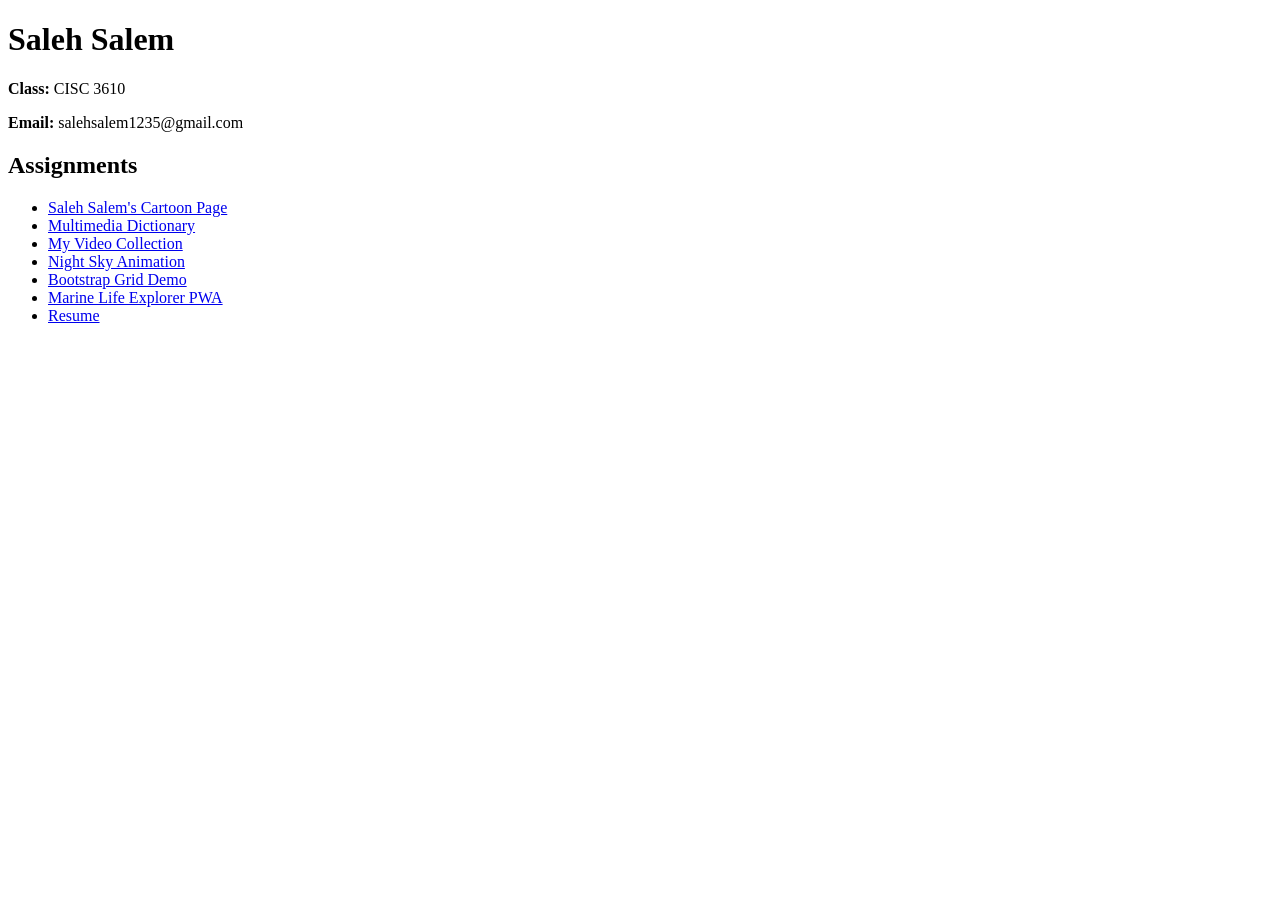
<file: index.html>
<!DOCTYPE html>
<html lang="en">
<head>
  <meta charset="UTF-8">
  <title>My Portfolio</title>
</head>
<body>

  <h1>Saleh Salem</h1>
  <p><strong>Class:</strong> CISC 3610 </p>
  <p><strong>Email:</strong> salehsalem1235@gmail.com</p>

  <h2>Assignments</h2>
  <ul>
    <li><a href="assignments/cartoon.html">Saleh Salem's Cartoon Page</a></li>
    <li><a href="assignments/dictionary.html">Multimedia Dictionary</a></li>
    <li><a href="assignments/videos.html">My Video Collection</a></li>
    <li><a href="assignments/animation.html">Night Sky Animation</a></li>
    <li><a href="assignments/bootstrap.html">Bootstrap Grid Demo</a></li>
    <li><a href="assignments/marinelearnpwa.html">Marine Life Explorer PWA</a></li>
    <li><a href="assignments/resume.html">Resume</a></li>
  </ul>


</body>
</html>
</file>
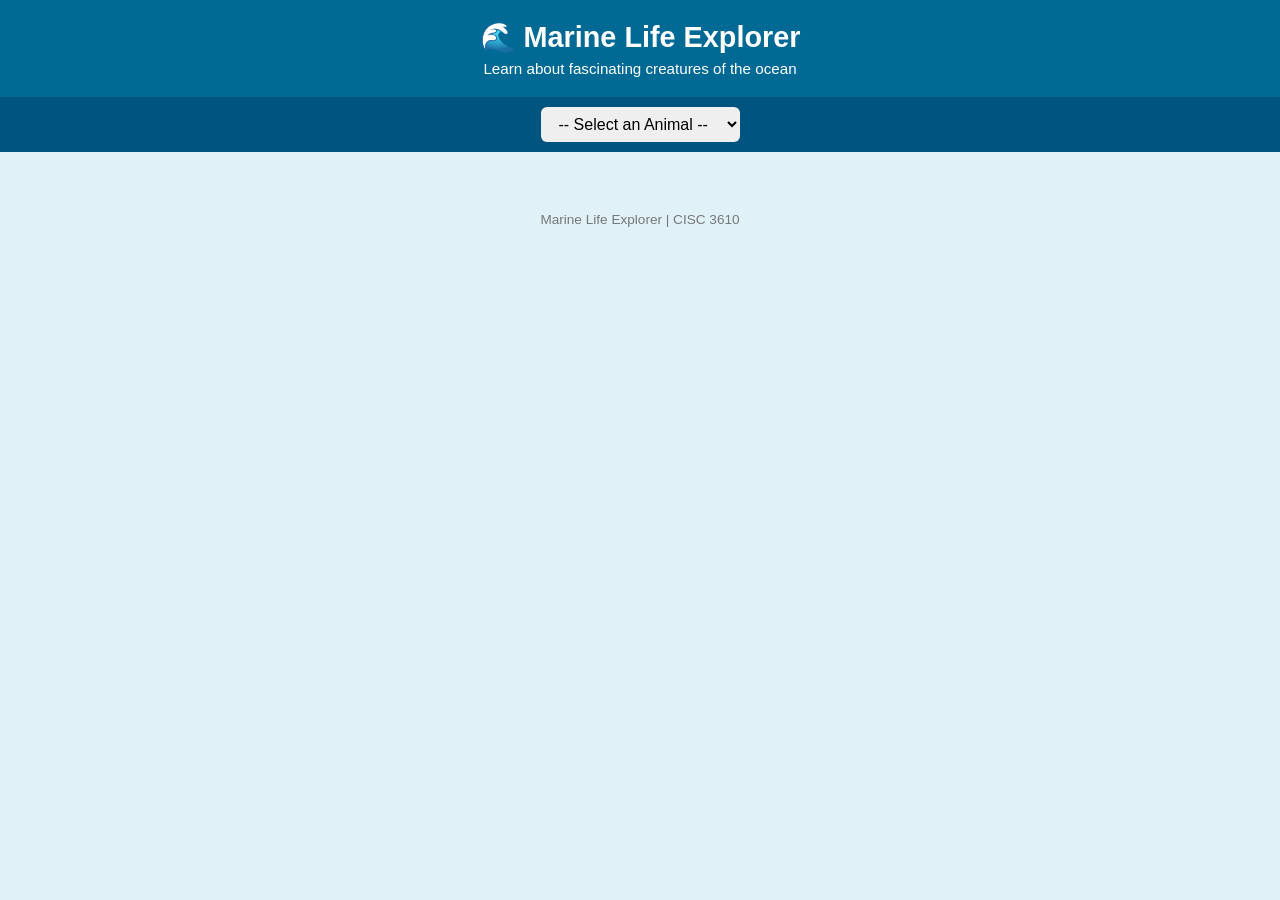
<file: assignments/marinelearnpwa/index.html>
<!DOCTYPE html>
<html lang="en">
<head>
  <meta charset="UTF-8" />
  <meta name="viewport" content="width=device-width, initial-scale=1.0" />
  <title>Marine Life Explorer</title>
  <link rel="stylesheet" href="style.css" />
  <link rel="manifest" href="manifest.json" />
</head>
<body>

  <header>
    <h1>🌊 Marine Life Explorer</h1>
    <p>Learn about fascinating creatures of the ocean</p>
  </header>

  <nav>
    <select id="animalSelect">
      <option value="">-- Select an Animal --</option>
    </select>
  </nav>

  <main>
    <div class="card" id="card" style="display:none;">
    </div>
  </main>

  <footer>
    <p>Marine Life Explorer | CISC 3610</p>
  </footer>

  <script src="app.js"></script>

</body>
</html>
</file>
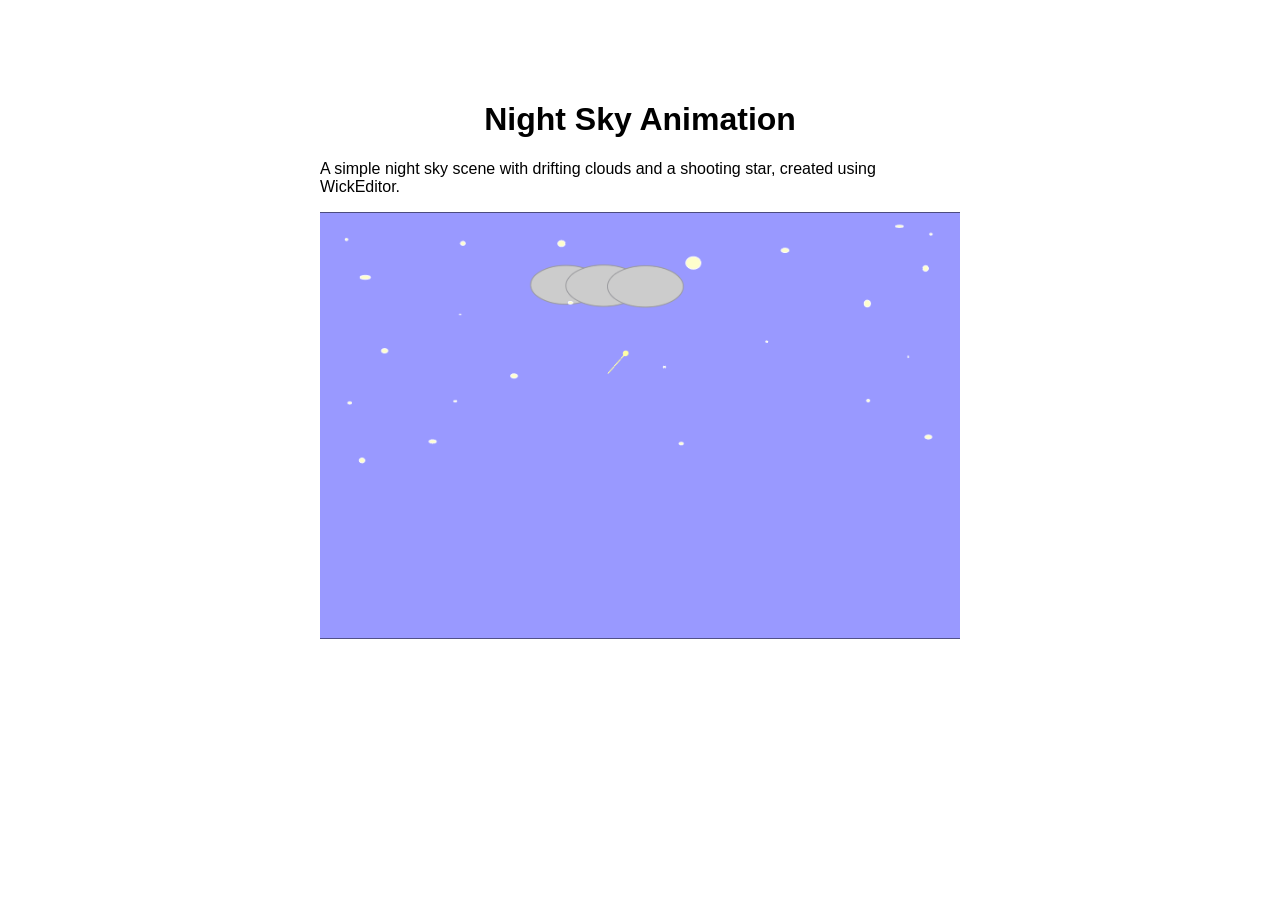
<file: assignments/animation.html>
<!DOCTYPE html>
<html lang="en">
<head>
  <meta charset="UTF-8" />
  <title>Night Sky Animation</title>
  <style>
    body {
      font-family: Arial, sans-serif;
      max-width: 640px;
      margin: 60px auto;
      padding: 20px;
    }
    h1 {
      text-align: center;
    }
  </style>
</head>
<body>
  <h1>Night Sky Animation</h1>
  <p>A simple night sky scene with drifting clouds and a shooting star, created using WickEditor.</p>
  <img src="nightsky.gif" alt="Night Sky Animation" style="width:100%;">
</body>
</html>
</file>
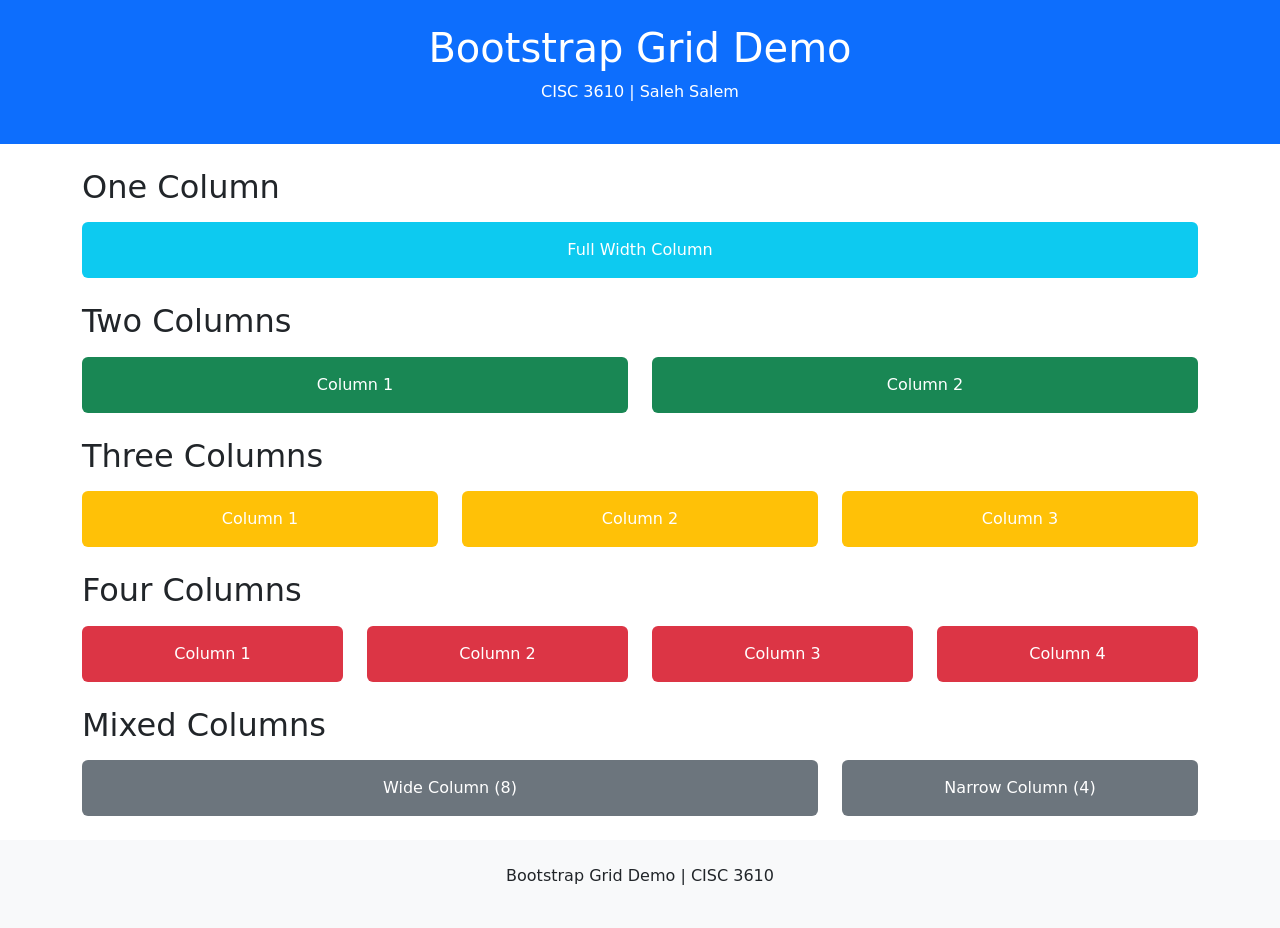
<file: assignments/bootstrap.html>
<!DOCTYPE html>
<html lang="en">
<head>
  <meta charset="UTF-8" />
  <meta name="viewport" content="width=device-width, initial-scale=1.0" />
  <title>Bootstrap Grid Demo</title>
  <link href="https://cdn.jsdelivr.net/npm/bootstrap@5.3.0/dist/css/bootstrap.min.css" rel="stylesheet" />
</head>
<body>

  <!-- HEADER -->
  <div class="bg-primary text-white text-center p-4 mb-4">
    <h1>Bootstrap Grid Demo</h1>
    <p>CISC 3610 | Saleh Salem</p>
  </div>

  <div class="container">

    <!-- ONE COLUMN -->
    <h2 class="mb-3">One Column</h2>
    <div class="row mb-4">
      <div class="col">
        <div class="bg-info text-white text-center p-3 rounded">Full Width Column</div>
      </div>
    </div>

    <!-- TWO COLUMNS -->
    <h2 class="mb-3">Two Columns</h2>
    <div class="row mb-4">
      <div class="col-6">
        <div class="bg-success text-white text-center p-3 rounded">Column 1</div>
      </div>
      <div class="col-6">
        <div class="bg-success text-white text-center p-3 rounded">Column 2</div>
      </div>
    </div>

    <!-- THREE COLUMNS -->
    <h2 class="mb-3">Three Columns</h2>
    <div class="row mb-4">
      <div class="col-4">
        <div class="bg-warning text-white text-center p-3 rounded">Column 1</div>
      </div>
      <div class="col-4">
        <div class="bg-warning text-white text-center p-3 rounded">Column 2</div>
      </div>
      <div class="col-4">
        <div class="bg-warning text-white text-center p-3 rounded">Column 3</div>
      </div>
    </div>

    <!-- FOUR COLUMNS -->
    <h2 class="mb-3">Four Columns</h2>
    <div class="row mb-4">
      <div class="col-3">
        <div class="bg-danger text-white text-center p-3 rounded">Column 1</div>
      </div>
      <div class="col-3">
        <div class="bg-danger text-white text-center p-3 rounded">Column 2</div>
      </div>
      <div class="col-3">
        <div class="bg-danger text-white text-center p-3 rounded">Column 3</div>
      </div>
      <div class="col-3">
        <div class="bg-danger text-white text-center p-3 rounded">Column 4</div>
      </div>
    </div>

    <!-- MIXED COLUMNS -->
    <h2 class="mb-3">Mixed Columns</h2>
    <div class="row mb-4">
      <div class="col-8">
        <div class="bg-secondary text-white text-center p-3 rounded">Wide Column (8)</div>
      </div>
      <div class="col-4">
        <div class="bg-secondary text-white text-center p-3 rounded">Narrow Column (4)</div>
      </div>
    </div>

  </div>

  <footer class="text-center p-4 mt-4 bg-light">
    <p>Bootstrap Grid Demo | CISC 3610</p>
  </footer>

  <script src="https://cdn.jsdelivr.net/npm/bootstrap@5.3.0/dist/js/bootstrap.bundle.min.js"></script>
</body>
</html>
</file>
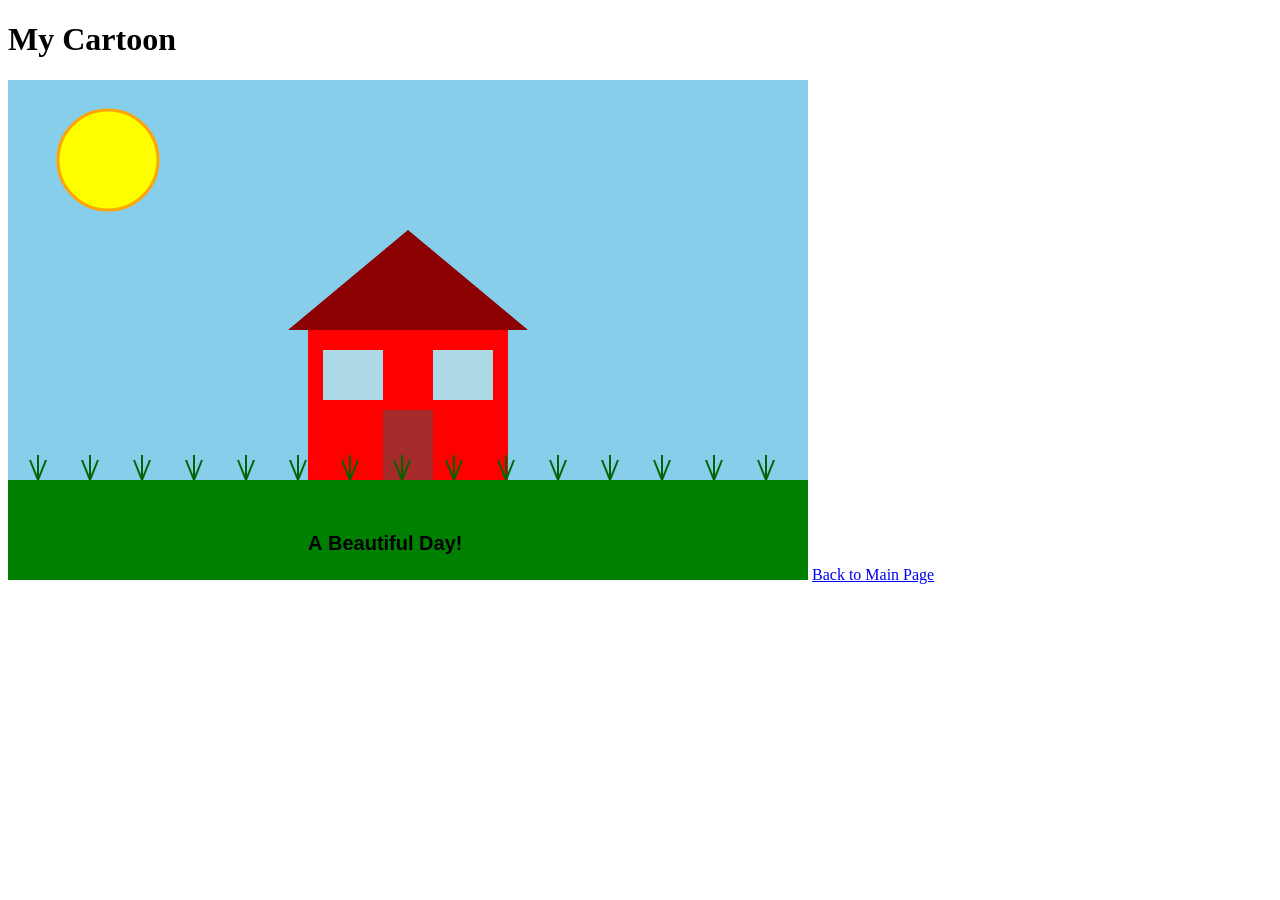
<file: assignments/cartoon.html>
<!DOCTYPE html>
<html lang="en">
  <head>
    <meta charset="UTF-8">
    <title>Saleh Salem's Cartoon Page</title>
  </head>
  <body>
    <h1>My Cartoon</h1>
    <canvas id="myCanvas" width="800" height="500" style="border": 1px solid black;"></canvas>
    <a href="../index.html">Back to Main Page</a>
    <script src="cartoon.js"></script>
    
  </body>
</html>
</file>
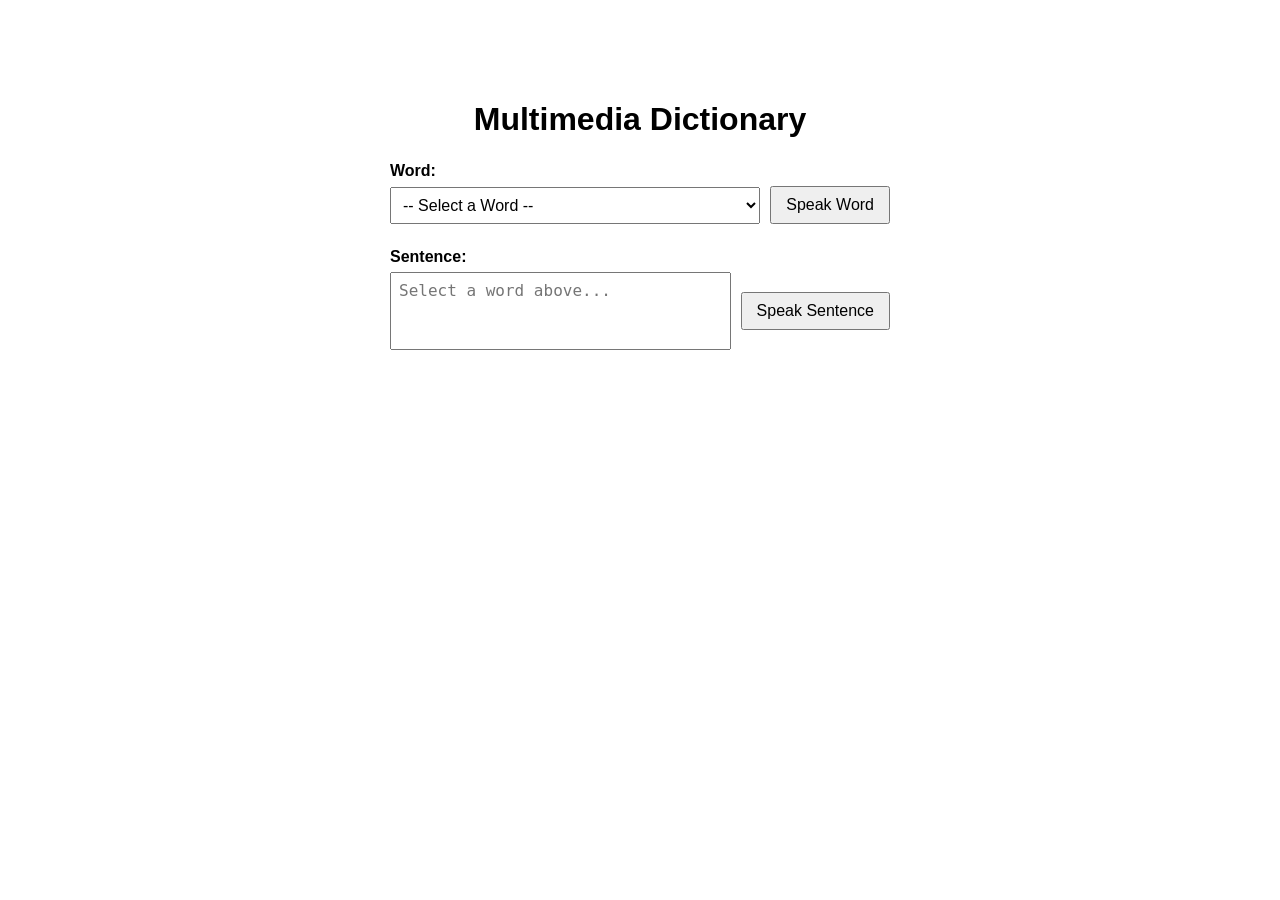
<file: assignments/dictionary.html>
<!DOCTYPE html>
<html lang="en">
<head>
  <meta charset="UTF-8" />
  <title>Multimedia Dictionary</title>
  <style>
    body {
      font-family: Arial, sans-serif;
      max-width: 500px;
      margin: 60px auto;
      padding: 20px;
    }

    h1 {
      text-align: center;
    }

    label {
      font-weight: bold;
      display: block;
      margin-top: 24px;
      margin-bottom: 6px;
    }

    .row {
      display: flex;
      gap: 10px;
      align-items: center;
    }

    select, textarea {
      flex: 1;
      font-size: 1rem;
      padding: 8px;
    }

    textarea {
      resize: none;
      height: 60px;
    }

    button {
      padding: 8px 14px;
      font-size: 1rem;
      cursor: pointer;
    }
  </style>
</head>
<body>

  <h1>Multimedia Dictionary</h1>

  <!-- WORD SECTION -->
  <label>Word:</label>
  <div class="row">
    <select id="wordSelect" onchange="syncWord()">
      <option value="">-- Select a Word --</option>
      <option value="Pixel"  data-sentence="A pixel is the smallest unit of a digital image displayed on a screen.">Pixel</option>
      <option value="Resolution" data-sentence="The resolution of an image refers to the number of pixels it contains per inch.">Resolution</option>
      <option value="Codec"     data-sentence="A codec is software used to compress and decompress digital video or audio files.
">Codec</option>
      <option value="Bandwidth"   data-sentence="Bandwidth is the amount of data that can be transmitted over a network in a given time.
">Bandwidth</option>
      <option value="Vector"   data-sentence="A vector graphic uses mathematical equations instead of pixels to create images that scale without losing quality.

">Vector</option>
    </select>
    <button onclick="speakWord()">Speak Word</button>
  </div>

  <!-- SENTENCE SECTION -->
  <label>Sentence:</label>
  <div class="row">
    <textarea id="sentenceDisplay" readonly placeholder="Select a word above..."></textarea>
    <button onclick="speakSentence()">Speak Sentence</button>
  </div>

  <script src="dictionary.js"></script>
</body>
</html>
</file>
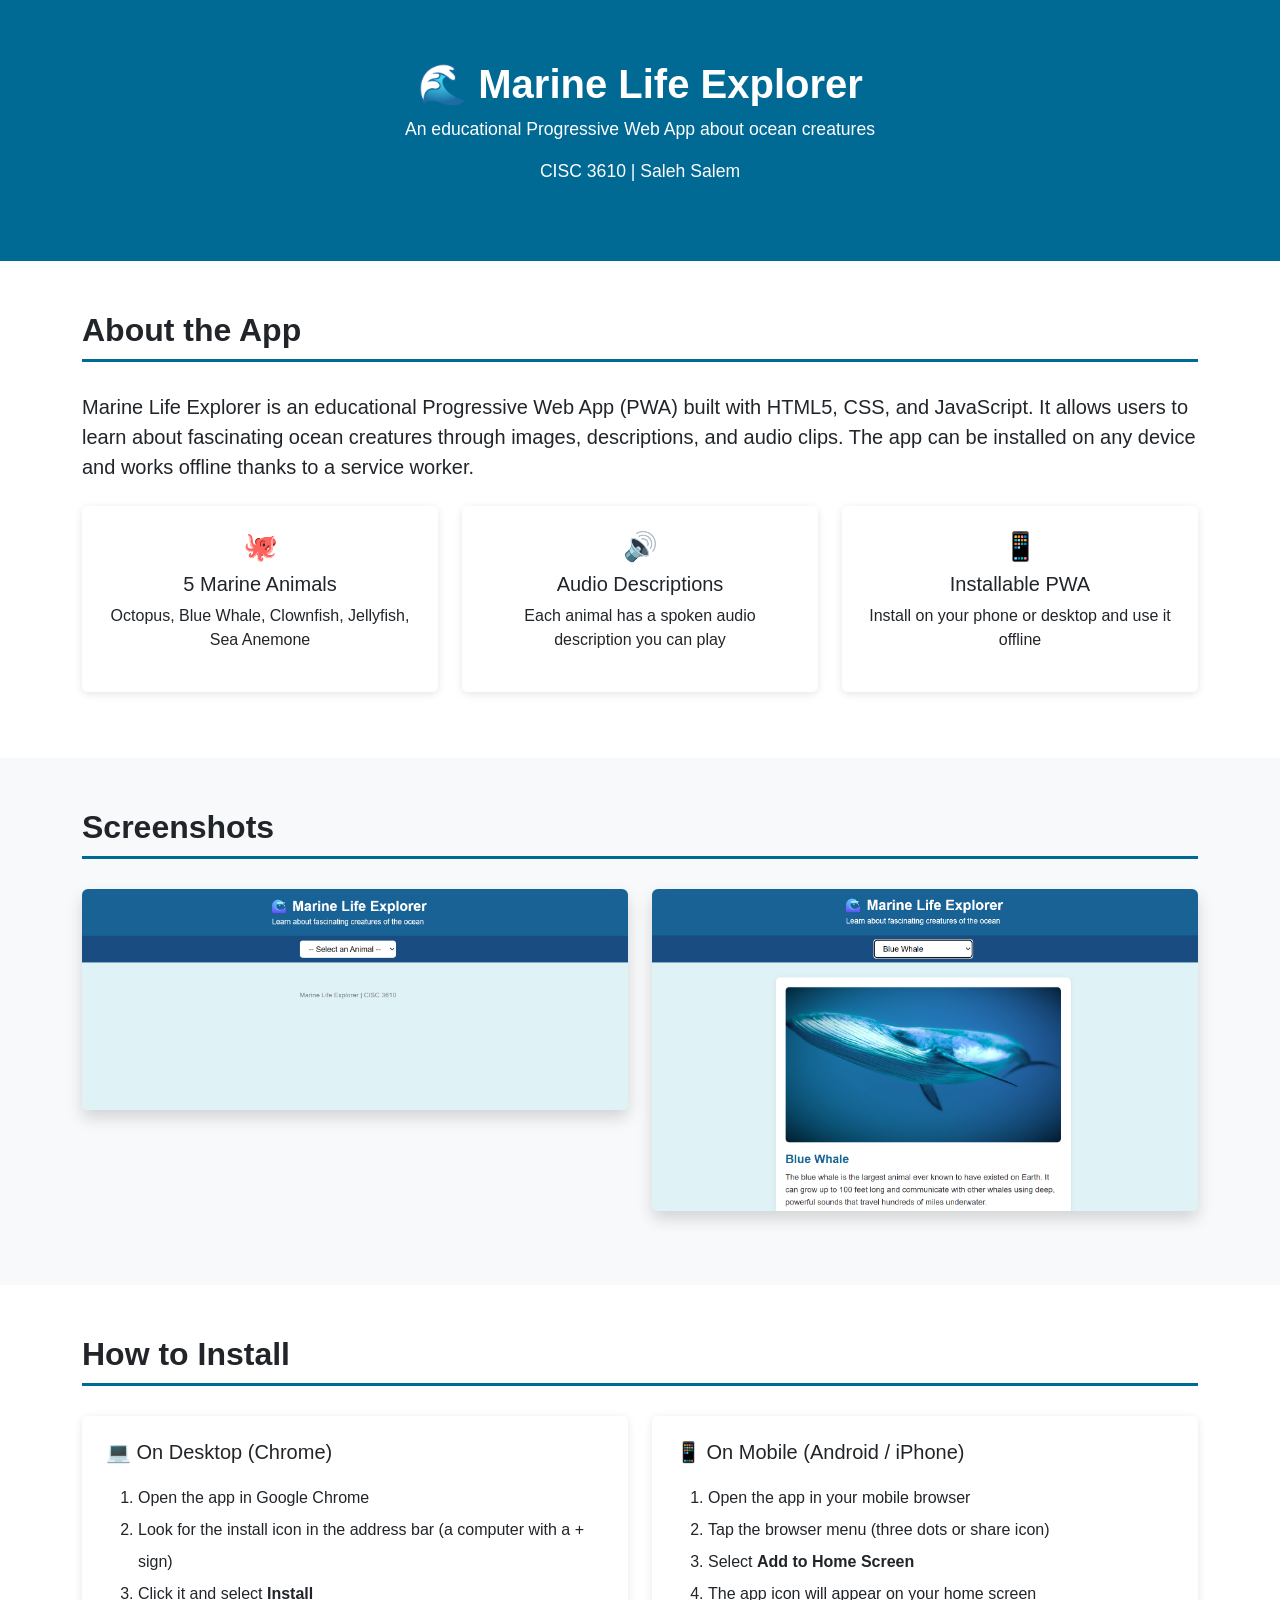
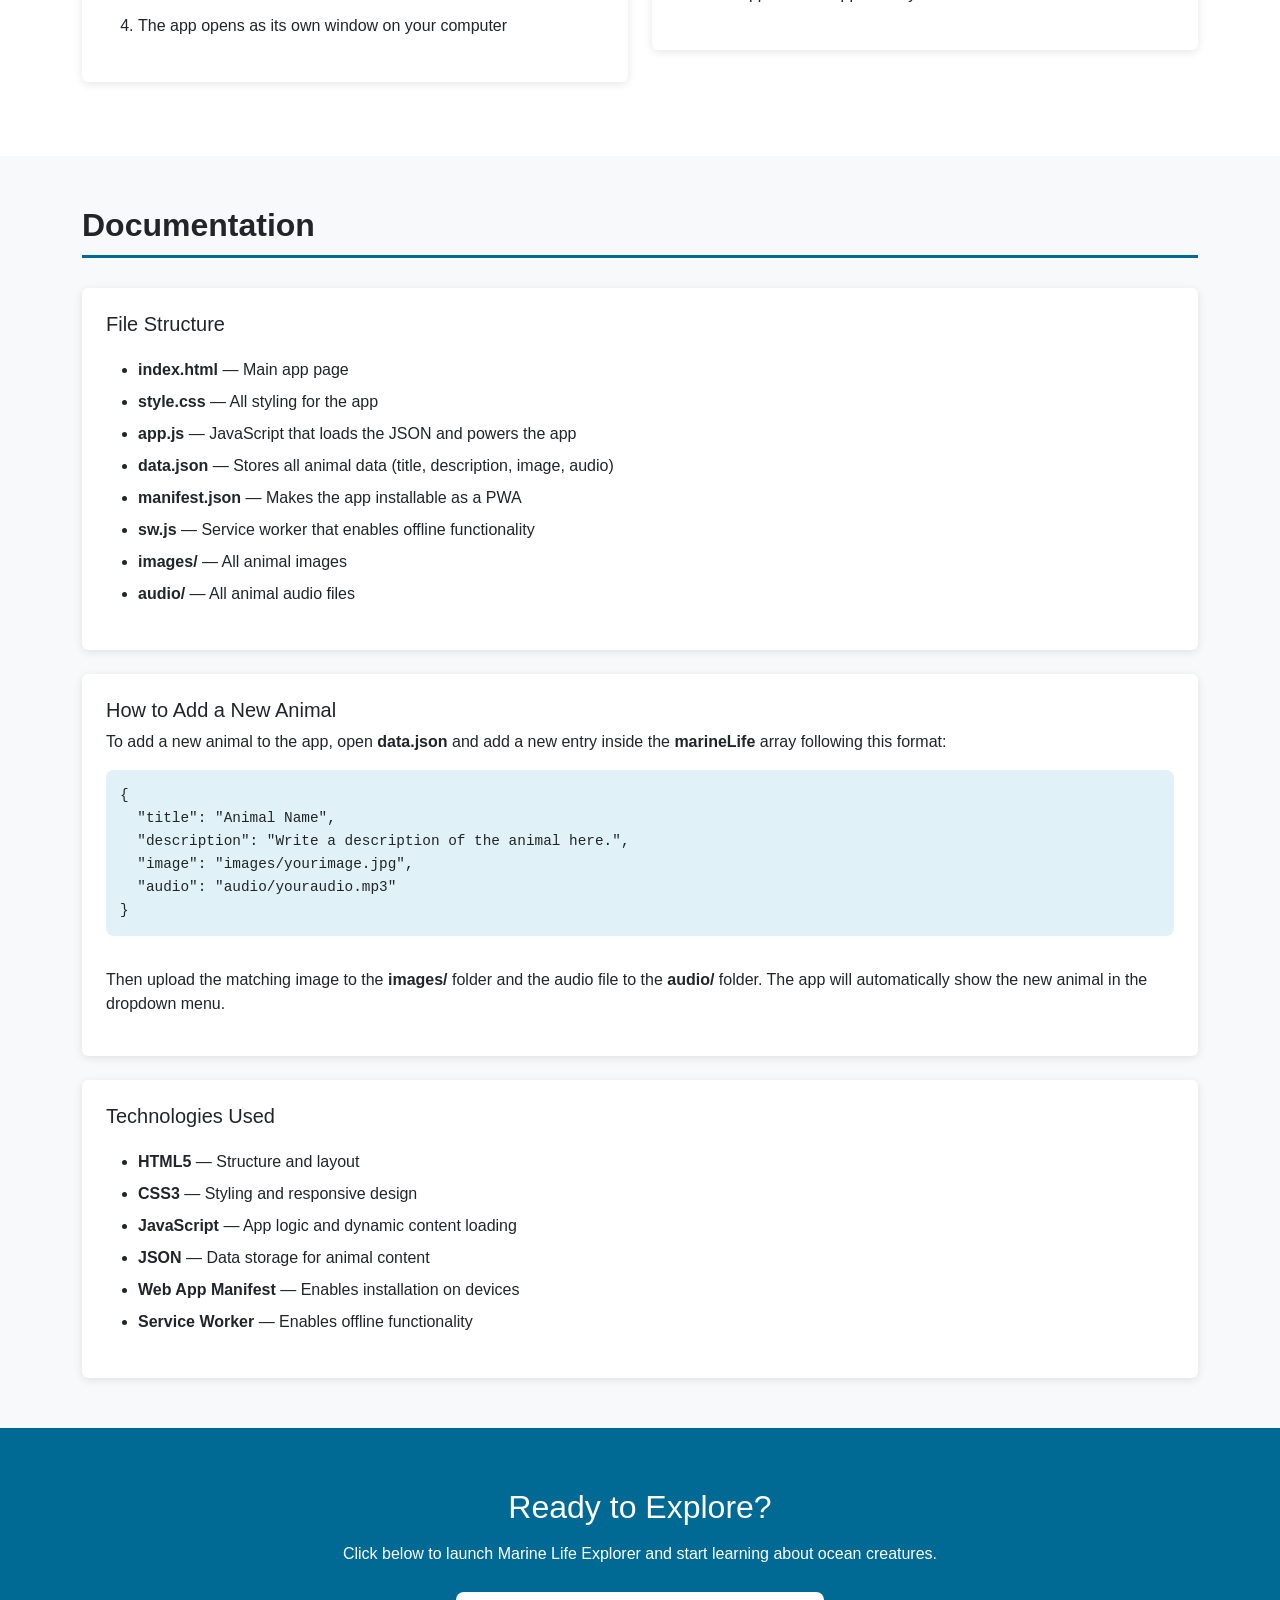
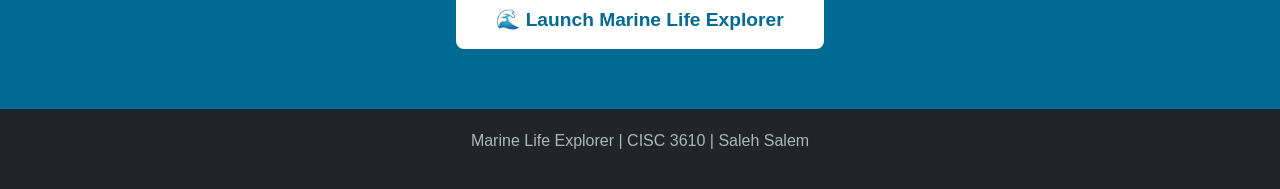
<file: assignments/marinelearnpwa.html>
<!DOCTYPE html>
<html lang="en">
<head>
  <meta charset="UTF-8" />
  <meta name="viewport" content="width=device-width, initial-scale=1.0" />
  <title>Marine Life Explorer</title>
  <link href="https://cdn.jsdelivr.net/npm/bootstrap@5.3.0/dist/css/bootstrap.min.css" rel="stylesheet" />
  <style>
    body { font-family: Arial, sans-serif; }

    .hero {
      background-color: #006994;
      color: white;
      text-align: center;
      padding: 60px 20px;
    }

    .hero h1 { font-size: 2.5rem; font-weight: bold; }
    .hero p { font-size: 1.1rem; margin-top: 8px; }

    .section { padding: 50px 0; }
    .section h2 {
      font-weight: bold;
      border-bottom: 3px solid #006994;
      padding-bottom: 10px;
      margin-bottom: 30px;
    }

    .card {
      border: none;
      box-shadow: 0 2px 8px rgba(0,0,0,0.1);
    }

    .launch-section {
      background-color: #006994;
      color: white;
      text-align: center;
      padding: 60px 20px;
    }

    .launch-section h2 {
      font-size: 2rem;
      margin-bottom: 16px;
    }

    .btn-launch {
      background-color: white;
      color: #006994;
      font-weight: bold;
      font-size: 1.2rem;
      padding: 14px 40px;
      border-radius: 8px;
      text-decoration: none;
      display: inline-block;
      margin-top: 10px;
    }

    .btn-launch:hover {
      background-color: #e0f2f7;
      color: #006994;
    }

    footer {
      background-color: #212529;
      color: #adb5bd;
      text-align: center;
      padding: 20px;
    }

    pre {
      background: #e0f2f7;
      padding: 14px;
      border-radius: 8px;
      font-size: 0.9rem;
      line-height: 1.6;
    }
  </style>
</head>
<body>

  <!-- HERO -->
  <div class="hero">
    <h1>🌊 Marine Life Explorer</h1>
    <p>An educational Progressive Web App about ocean creatures</p>
    <p>CISC 3610 | Saleh Salem</p>
  </div>

  <!-- ABOUT -->
  <section class="section">
    <div class="container">
      <h2>About the App</h2>
      <p class="lead">Marine Life Explorer is an educational Progressive Web App (PWA) built with HTML5, CSS, and JavaScript. It allows users to learn about fascinating ocean creatures through images, descriptions, and audio clips. The app can be installed on any device and works offline thanks to a service worker.</p>

      <div class="row mt-4">
        <div class="col-md-4 mb-3">
          <div class="card p-4 text-center">
            <h3>🐙</h3>
            <h5>5 Marine Animals</h5>
            <p>Octopus, Blue Whale, Clownfish, Jellyfish, Sea Anemone</p>
          </div>
        </div>
        <div class="col-md-4 mb-3">
          <div class="card p-4 text-center">
            <h3>🔊</h3>
            <h5>Audio Descriptions</h5>
            <p>Each animal has a spoken audio description you can play</p>
          </div>
        </div>
        <div class="col-md-4 mb-3">
          <div class="card p-4 text-center">
            <h3>📱</h3>
            <h5>Installable PWA</h5>
            <p>Install on your phone or desktop and use it offline</p>
          </div>
        </div>
      </div>
    </div>
  </section>

  <!-- SCREENSHOTS -->
  <section class="section" style="background-color: #f8f9fa;">
    <div class="container">
      <h2>Screenshots</h2>
      <div class="row">
        <div class="col-md-6 mb-4">
          <img src="marinelearnpwa/screenshot1.png" alt="App Screenshot 1" class="img-fluid rounded shadow" />
        </div>
        <div class="col-md-6 mb-4">
          <img src="marinelearnpwa/screenshot2.png" alt="App Screenshot 2" class="img-fluid rounded shadow" />
        </div>
      </div>
    </div>
  </section>

  <!-- HOW TO INSTALL -->
  <section class="section">
    <div class="container">
      <h2>How to Install</h2>
      <div class="row">
        <div class="col-md-6 mb-4">
          <div class="card p-4">
            <h5>💻 On Desktop (Chrome)</h5>
            <ol style="line-height: 2; margin-top: 10px;">
              <li>Open the app in Google Chrome</li>
              <li>Look for the install icon in the address bar (a computer with a + sign)</li>
              <li>Click it and select <strong>Install</strong></li>
              <li>The app opens as its own window on your computer</li>
            </ol>
          </div>
        </div>
        <div class="col-md-6 mb-4">
          <div class="card p-4">
            <h5>📱 On Mobile (Android / iPhone)</h5>
            <ol style="line-height: 2; margin-top: 10px;">
              <li>Open the app in your mobile browser</li>
              <li>Tap the browser menu (three dots or share icon)</li>
              <li>Select <strong>Add to Home Screen</strong></li>
              <li>The app icon will appear on your home screen</li>
            </ol>
          </div>
        </div>
      </div>
    </div>
  </section>

  <!-- DOCUMENTATION -->
  <section class="section" style="background-color: #f8f9fa;">
    <div class="container">
      <h2>Documentation</h2>

      <div class="card p-4 mb-4">
        <h5>File Structure</h5>
        <ul style="line-height: 2; margin-top: 10px;">
          <li><strong>index.html</strong> — Main app page</li>
          <li><strong>style.css</strong> — All styling for the app</li>
          <li><strong>app.js</strong> — JavaScript that loads the JSON and powers the app</li>
          <li><strong>data.json</strong> — Stores all animal data (title, description, image, audio)</li>
          <li><strong>manifest.json</strong> — Makes the app installable as a PWA</li>
          <li><strong>sw.js</strong> — Service worker that enables offline functionality</li>
          <li><strong>images/</strong> — All animal images</li>
          <li><strong>audio/</strong> — All animal audio files</li>
        </ul>
      </div>

      <div class="card p-4 mb-4">
        <h5>How to Add a New Animal</h5>
        <p>To add a new animal to the app, open <strong>data.json</strong> and add a new entry inside the <strong>marineLife</strong> array following this format:</p>
        <pre>{
  "title": "Animal Name",
  "description": "Write a description of the animal here.",
  "image": "images/yourimage.jpg",
  "audio": "audio/youraudio.mp3"
}</pre>
        <p class="mt-3">Then upload the matching image to the <strong>images/</strong> folder and the audio file to the <strong>audio/</strong> folder. The app will automatically show the new animal in the dropdown menu.</p>
      </div>

      <div class="card p-4">
        <h5>Technologies Used</h5>
        <ul style="line-height: 2; margin-top: 10px;">
          <li><strong>HTML5</strong> — Structure and layout</li>
          <li><strong>CSS3</strong> — Styling and responsive design</li>
          <li><strong>JavaScript</strong> — App logic and dynamic content loading</li>
          <li><strong>JSON</strong> — Data storage for animal content</li>
          <li><strong>Web App Manifest</strong> — Enables installation on devices</li>
          <li><strong>Service Worker</strong> — Enables offline functionality</li>
        </ul>
      </div>
    </div>
  </section>

  <!-- LAUNCH -->
  <div class="launch-section">
    <h2>Ready to Explore?</h2>
    <p>Click below to launch Marine Life Explorer and start learning about ocean creatures.</p>
    <a href="marinelearnpwa/index.html" class="btn-launch">🌊 Launch Marine Life Explorer</a>
  </div>

  <!-- FOOTER -->
  <footer>
    <p>Marine Life Explorer | CISC 3610 | Saleh Salem</p>
  </footer>

  <script src="https://cdn.jsdelivr.net/npm/bootstrap@5.3.0/dist/js/bootstrap.bundle.min.js"></script>
</body>
</html>
</file>
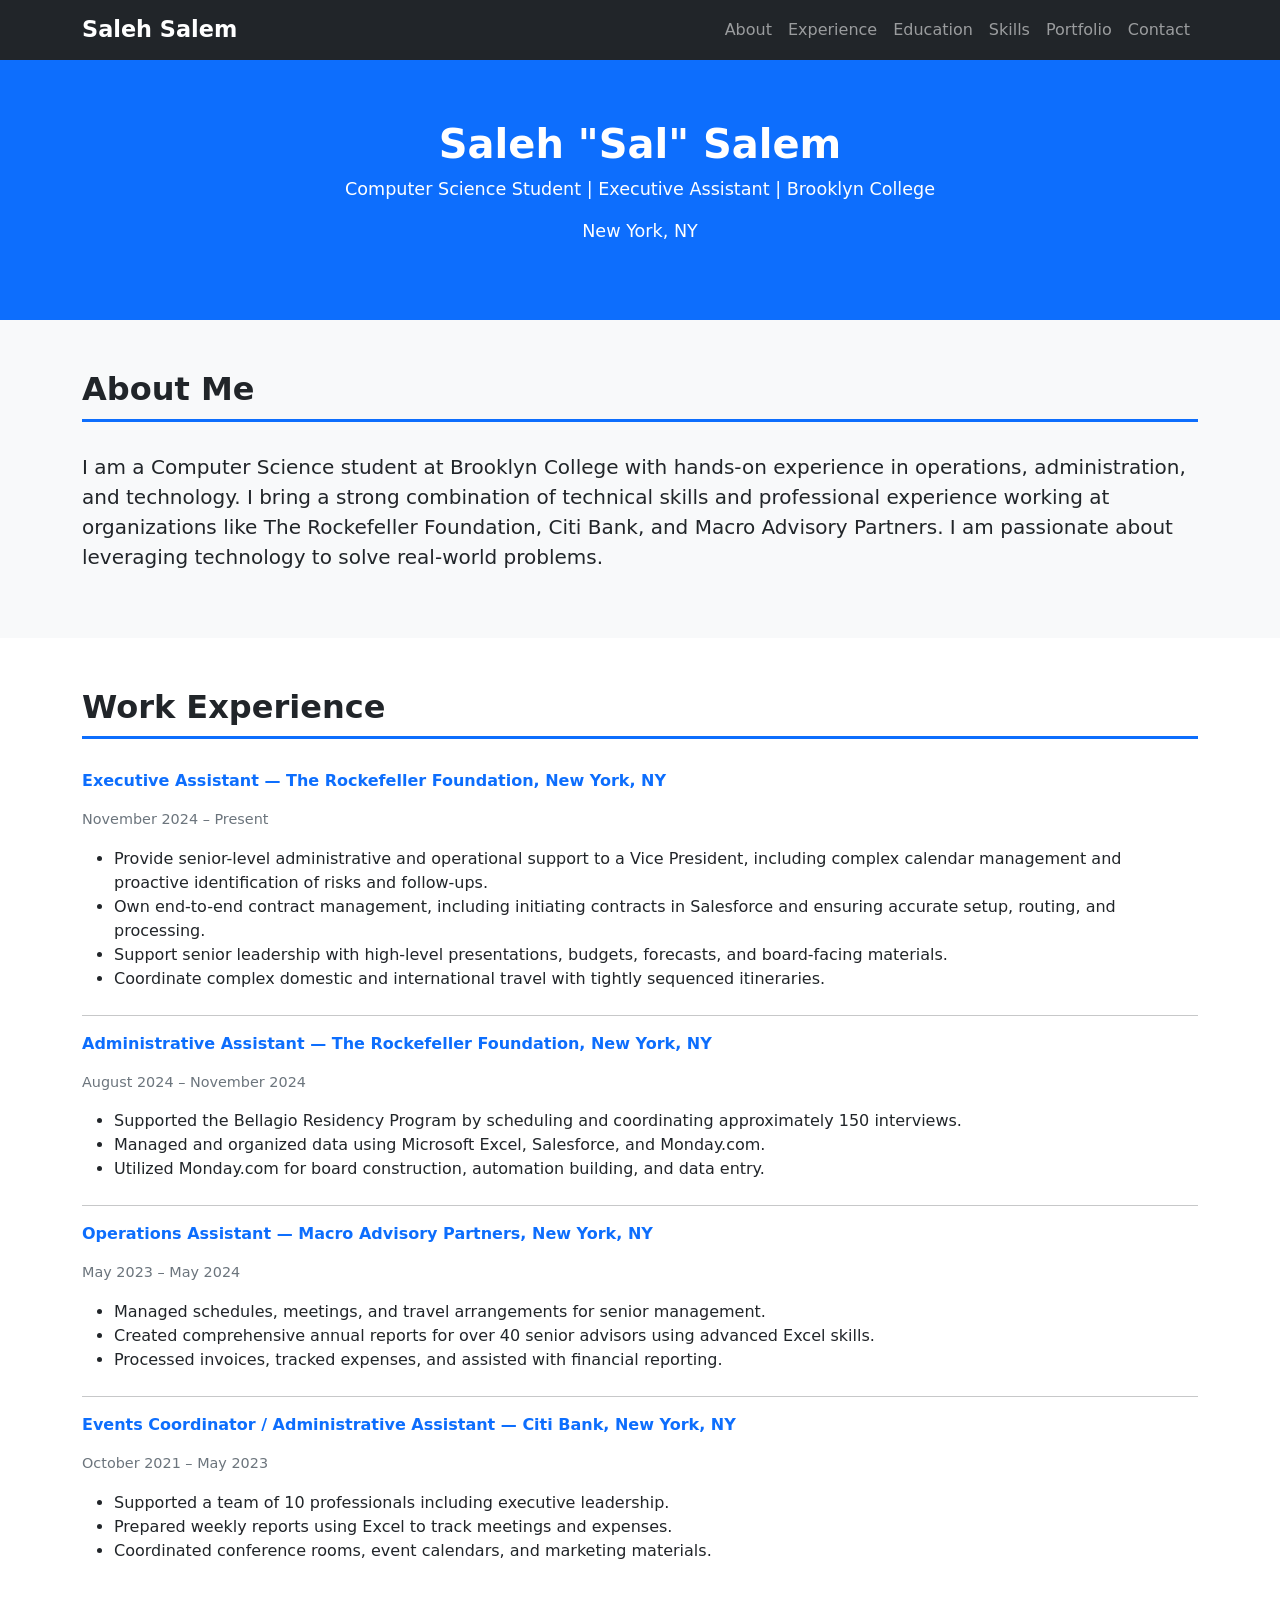
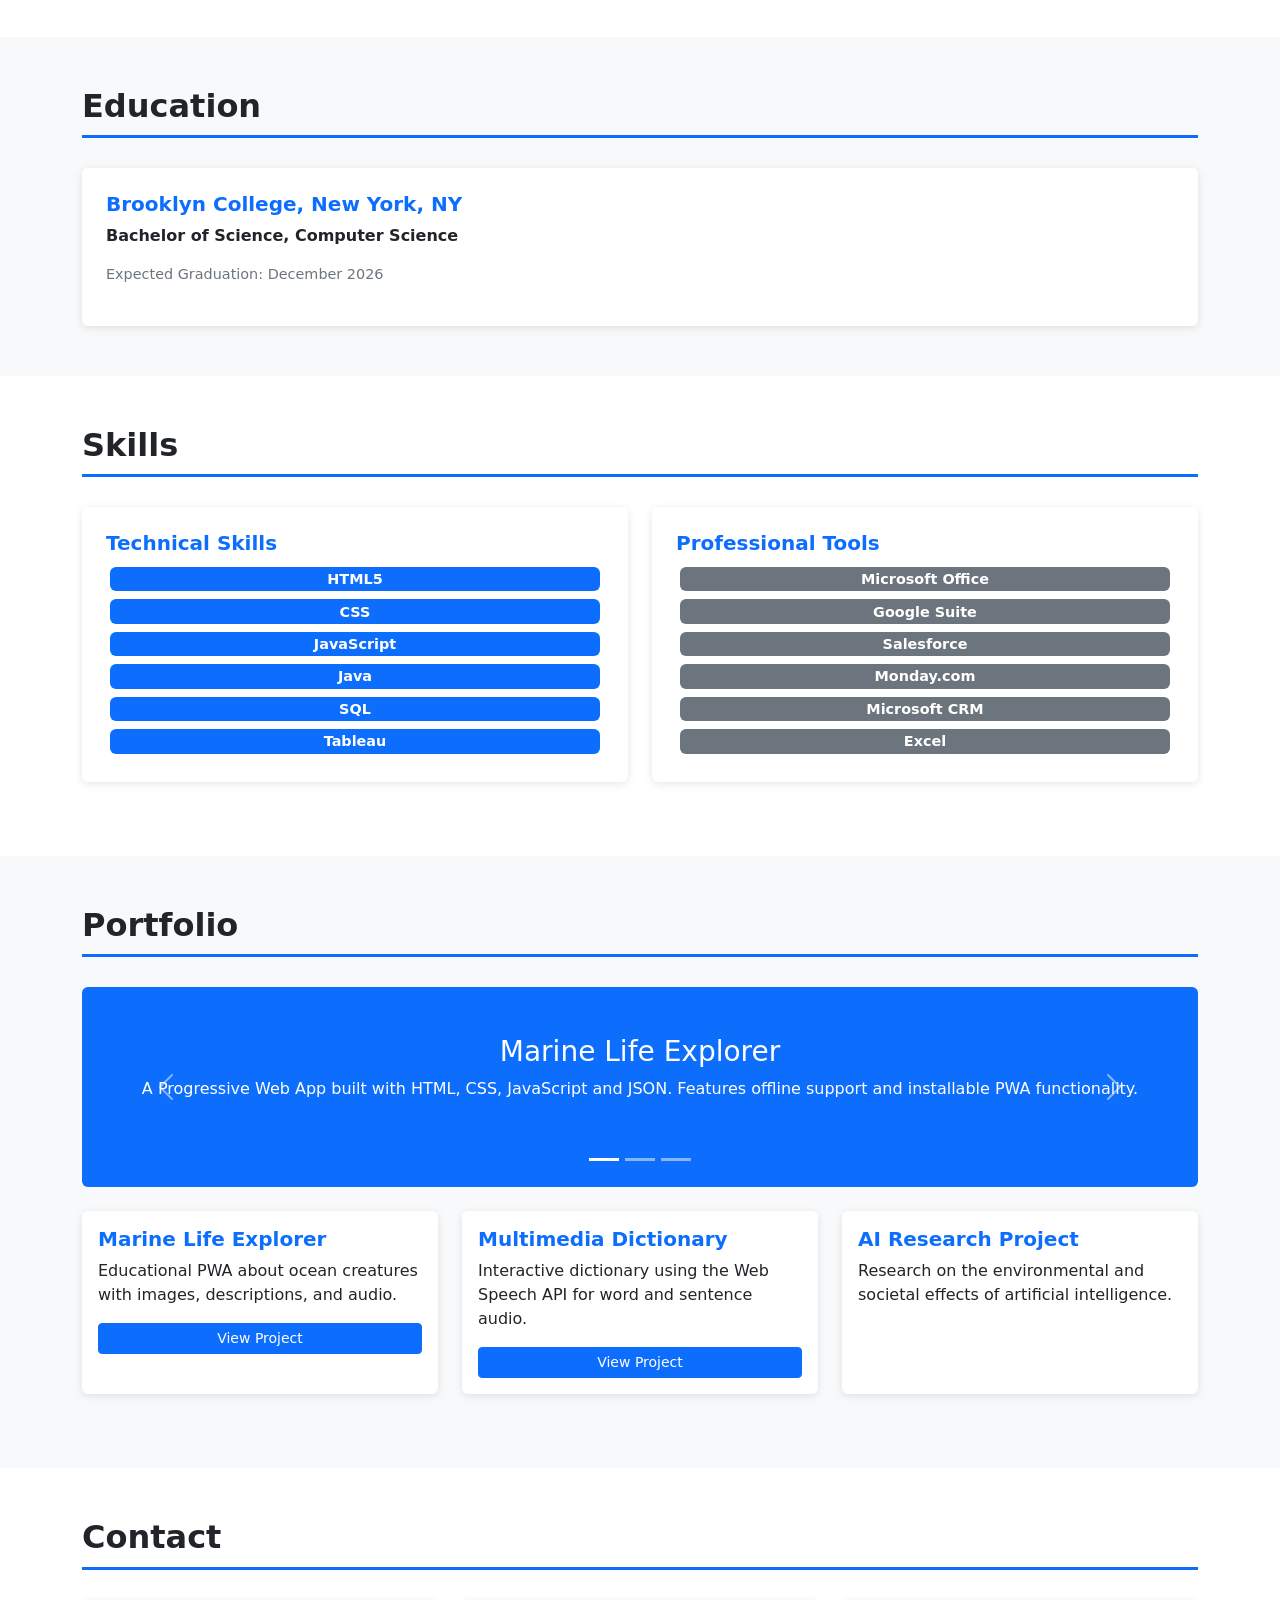
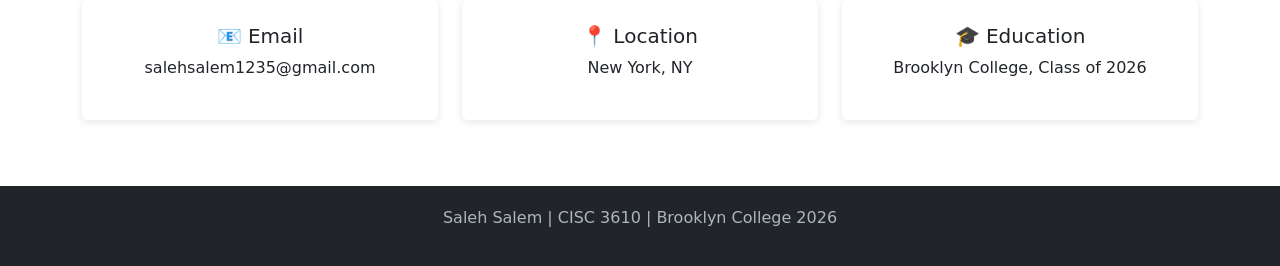
<file: assignments/resume.html>
<!DOCTYPE html>
<html lang="en">
<head>
  <meta charset="UTF-8" />
  <meta name="viewport" content="width=device-width, initial-scale=1.0" />
  <title>Saleh Salem - Resume</title>
  <link href="https://cdn.jsdelivr.net/npm/bootstrap@5.3.0/dist/css/bootstrap.min.css" rel="stylesheet" />
  <style>
    body {
      background-color: #f8f9fa;
    }

    .navbar-brand {
      font-weight: bold;
      font-size: 1.4rem;
    }

    .hero {
      background-color: #0d6efd;
      color: white;
      padding: 60px 20px;
      text-align: center;
    }

    .hero h1 {
      font-size: 2.5rem;
      font-weight: bold;
    }

    .hero p {
      font-size: 1.1rem;
      margin-top: 8px;
    }

    .section {
      padding: 50px 0;
    }

    .section h2 {
      font-weight: bold;
      margin-bottom: 30px;
      border-bottom: 3px solid #0d6efd;
      padding-bottom: 10px;
    }

    .card {
      border: none;
      box-shadow: 0 2px 8px rgba(0,0,0,0.1);
      height: 100%;
    }

    .card-title {
      color: #0d6efd;
      font-weight: bold;
    }

    .badge {
      font-size: 0.9rem;
      margin: 4px;
    }

    .job-title {
      font-weight: bold;
      color: #0d6efd;
    }

    .job-date {
      color: #6c757d;
      font-size: 0.9rem;
    }

    footer {
      background-color: #212529;
      color: #adb5bd;
      text-align: center;
      padding: 20px;
    }
  </style>
</head>
<body>

  <!-- NAVBAR -->
  <nav class="navbar navbar-expand-lg navbar-dark bg-dark sticky-top">
    <div class="container">
      <a class="navbar-brand" href="#">Saleh Salem</a>
      <button class="navbar-toggler" type="button" data-bs-toggle="collapse" data-bs-target="#navbarNav">
        <span class="navbar-toggler-icon"></span>
      </button>
      <div class="collapse navbar-collapse" id="navbarNav">
        <ul class="navbar-nav ms-auto">
          <li class="nav-item"><a class="nav-link" href="#about">About</a></li>
          <li class="nav-item"><a class="nav-link" href="#experience">Experience</a></li>
          <li class="nav-item"><a class="nav-link" href="#education">Education</a></li>
          <li class="nav-item"><a class="nav-link" href="#skills">Skills</a></li>
          <li class="nav-item"><a class="nav-link" href="#portfolio">Portfolio</a></li>
          <li class="nav-item"><a class="nav-link" href="#contact">Contact</a></li>
        </ul>
      </div>
    </div>
  </nav>

  <!-- HERO -->
  <div class="hero">
    <h1>Saleh "Sal" Salem</h1>
    <p>Computer Science Student | Executive Assistant | Brooklyn College</p>
    <p>New York, NY</p>
  </div>

  <!-- ABOUT -->
  <section id="about" class="section">
    <div class="container">
      <h2>About Me</h2>
      <p class="lead">I am a Computer Science student at Brooklyn College with hands-on experience in operations, administration, and technology. I bring a strong combination of technical skills and professional experience working at organizations like The Rockefeller Foundation, Citi Bank, and Macro Advisory Partners. I am passionate about leveraging technology to solve real-world problems.</p>
    </div>
  </section>

  <!-- EXPERIENCE -->
  <section id="experience" class="section bg-white">
    <div class="container">
      <h2>Work Experience</h2>

      <!-- Rockefeller EA -->
      <div class="mb-4">
        <p class="job-title">Executive Assistant — The Rockefeller Foundation, New York, NY</p>
        <p class="job-date">November 2024 – Present</p>
        <ul>
          <li>Provide senior-level administrative and operational support to a Vice President, including complex calendar management and proactive identification of risks and follow-ups.</li>
          <li>Own end-to-end contract management, including initiating contracts in Salesforce and ensuring accurate setup, routing, and processing.</li>
          <li>Support senior leadership with high-level presentations, budgets, forecasts, and board-facing materials.</li>
          <li>Coordinate complex domestic and international travel with tightly sequenced itineraries.</li>
        </ul>
      </div>

      <hr />

      <!-- Rockefeller Admin -->
      <div class="mb-4">
        <p class="job-title">Administrative Assistant — The Rockefeller Foundation, New York, NY</p>
        <p class="job-date">August 2024 – November 2024</p>
        <ul>
          <li>Supported the Bellagio Residency Program by scheduling and coordinating approximately 150 interviews.</li>
          <li>Managed and organized data using Microsoft Excel, Salesforce, and Monday.com.</li>
          <li>Utilized Monday.com for board construction, automation building, and data entry.</li>
        </ul>
      </div>

      <hr />

      <!-- Macro Advisory -->
      <div class="mb-4">
        <p class="job-title">Operations Assistant — Macro Advisory Partners, New York, NY</p>
        <p class="job-date">May 2023 – May 2024</p>
        <ul>
          <li>Managed schedules, meetings, and travel arrangements for senior management.</li>
          <li>Created comprehensive annual reports for over 40 senior advisors using advanced Excel skills.</li>
          <li>Processed invoices, tracked expenses, and assisted with financial reporting.</li>
        </ul>
      </div>

      <hr />

      <!-- Citi Bank -->
      <div class="mb-4">
        <p class="job-title">Events Coordinator / Administrative Assistant — Citi Bank, New York, NY</p>
        <p class="job-date">October 2021 – May 2023</p>
        <ul>
          <li>Supported a team of 10 professionals including executive leadership.</li>
          <li>Prepared weekly reports using Excel to track meetings and expenses.</li>
          <li>Coordinated conference rooms, event calendars, and marketing materials.</li>
        </ul>
      </div>

    </div>
  </section>

  <!-- EDUCATION -->
  <section id="education" class="section">
    <div class="container">
      <h2>Education</h2>
      <div class="card p-4">
        <h5 class="card-title">Brooklyn College, New York, NY</h5>
        <p><strong>Bachelor of Science, Computer Science</strong></p>
        <p class="job-date">Expected Graduation: December 2026</p>
      </div>
    </div>
  </section>

  <!-- SKILLS -->
  <section id="skills" class="section bg-white">
    <div class="container">
      <h2>Skills</h2>
      <div class="row">
        <div class="col-md-6 mb-4">
          <div class="card p-4">
            <h5 class="card-title">Technical Skills</h5>
            <span class="badge bg-primary">HTML5</span>
            <span class="badge bg-primary">CSS</span>
            <span class="badge bg-primary">JavaScript</span>
            <span class="badge bg-primary">Java</span>
            <span class="badge bg-primary">SQL</span>
            <span class="badge bg-primary">Tableau</span>
          </div>
        </div>
        <div class="col-md-6 mb-4">
          <div class="card p-4">
            <h5 class="card-title">Professional Tools</h5>
            <span class="badge bg-secondary">Microsoft Office</span>
            <span class="badge bg-secondary">Google Suite</span>
            <span class="badge bg-secondary">Salesforce</span>
            <span class="badge bg-secondary">Monday.com</span>
            <span class="badge bg-secondary">Microsoft CRM</span>
            <span class="badge bg-secondary">Excel</span>
          </div>
        </div>
      </div>
    </div>
  </section>

  <!-- PORTFOLIO -->
  <section id="portfolio" class="section">
    <div class="container">
      <h2>Portfolio</h2>

      <!-- Carousel -->
      <div id="portfolioCarousel" class="carousel slide mb-4" data-bs-ride="carousel">
        <div class="carousel-indicators">
          <button type="button" data-bs-target="#portfolioCarousel" data-bs-slide-to="0" class="active"></button>
          <button type="button" data-bs-target="#portfolioCarousel" data-bs-slide-to="1"></button>
          <button type="button" data-bs-target="#portfolioCarousel" data-bs-slide-to="2"></button>
        </div>
        <div class="carousel-inner rounded">
          <div class="carousel-item active bg-primary text-white p-5 text-center" style="min-height:200px;">
            <h3>Marine Life Explorer</h3>
            <p>A Progressive Web App built with HTML, CSS, JavaScript and JSON. Features offline support and installable PWA functionality.</p>
          </div>
          <div class="carousel-item bg-success text-white p-5 text-center" style="min-height:200px;">
            <h3>Multimedia Dictionary</h3>
            <p>An interactive web app using the Web Speech API to help users learn and hear vocabulary words spoken aloud.</p>
          </div>
          <div class="carousel-item bg-dark text-white p-5 text-center" style="min-height:200px;">
            <h3>AI Research Project</h3>
            <p>Ongoing research examining the environmental and societal effects of artificial intelligence, including a dedicated research web page.</p>
          </div>
        </div>
        <button class="carousel-control-prev" type="button" data-bs-target="#portfolioCarousel" data-bs-slide="prev">
          <span class="carousel-control-prev-icon"></span>
        </button>
        <button class="carousel-control-next" type="button" data-bs-target="#portfolioCarousel" data-bs-slide="next">
          <span class="carousel-control-next-icon"></span>
        </button>
      </div>

      <!-- Project Cards -->
      <div class="row">
        <div class="col-md-4 mb-4">
          <div class="card p-3">
            <h5 class="card-title">Marine Life Explorer</h5>
            <p>Educational PWA about ocean creatures with images, descriptions, and audio.</p>
            <a href="marinelearnpwa/index.html" class="btn btn-primary btn-sm">View Project</a>
          </div>
        </div>
        <div class="col-md-4 mb-4">
          <div class="card p-3">
            <h5 class="card-title">Multimedia Dictionary</h5>
            <p>Interactive dictionary using the Web Speech API for word and sentence audio.</p>
            <a href="dictionary.html" class="btn btn-primary btn-sm">View Project</a>
          </div>
        </div>
        <div class="col-md-4 mb-4">
          <div class="card p-3">
            <h5 class="card-title">AI Research Project</h5>
            <p>Research on the environmental and societal effects of artificial intelligence.</p>
          </div>
        </div>
      </div>

    </div>
  </section>

  <!-- CONTACT -->
  <section id="contact" class="section bg-white">
    <div class="container">
      <h2>Contact</h2>
      <div class="row">
        <div class="col-md-4 mb-3">
          <div class="card p-4 text-center">
            <h5>📧 Email</h5>
            <p>salehsalem1235@gmail.com</p>
          </div>
        </div>
        <div class="col-md-4 mb-3">
          <div class="card p-4 text-center">
            <h5>📍 Location</h5>
            <p>New York, NY</p>
          </div>
        </div>
        <div class="col-md-4 mb-3">
          <div class="card p-4 text-center">
            <h5>🎓 Education</h5>
            <p>Brooklyn College, Class of 2026</p>
          </div>
        </div>
      </div>
    </div>
  </section>

  <!-- FOOTER -->
  <footer>
    <p>Saleh Salem | CISC 3610 | Brooklyn College 2026</p>
  </footer>

  <script src="https://cdn.jsdelivr.net/npm/bootstrap@5.3.0/dist/js/bootstrap.bundle.min.js"></script>
</body>
</html>
</file>
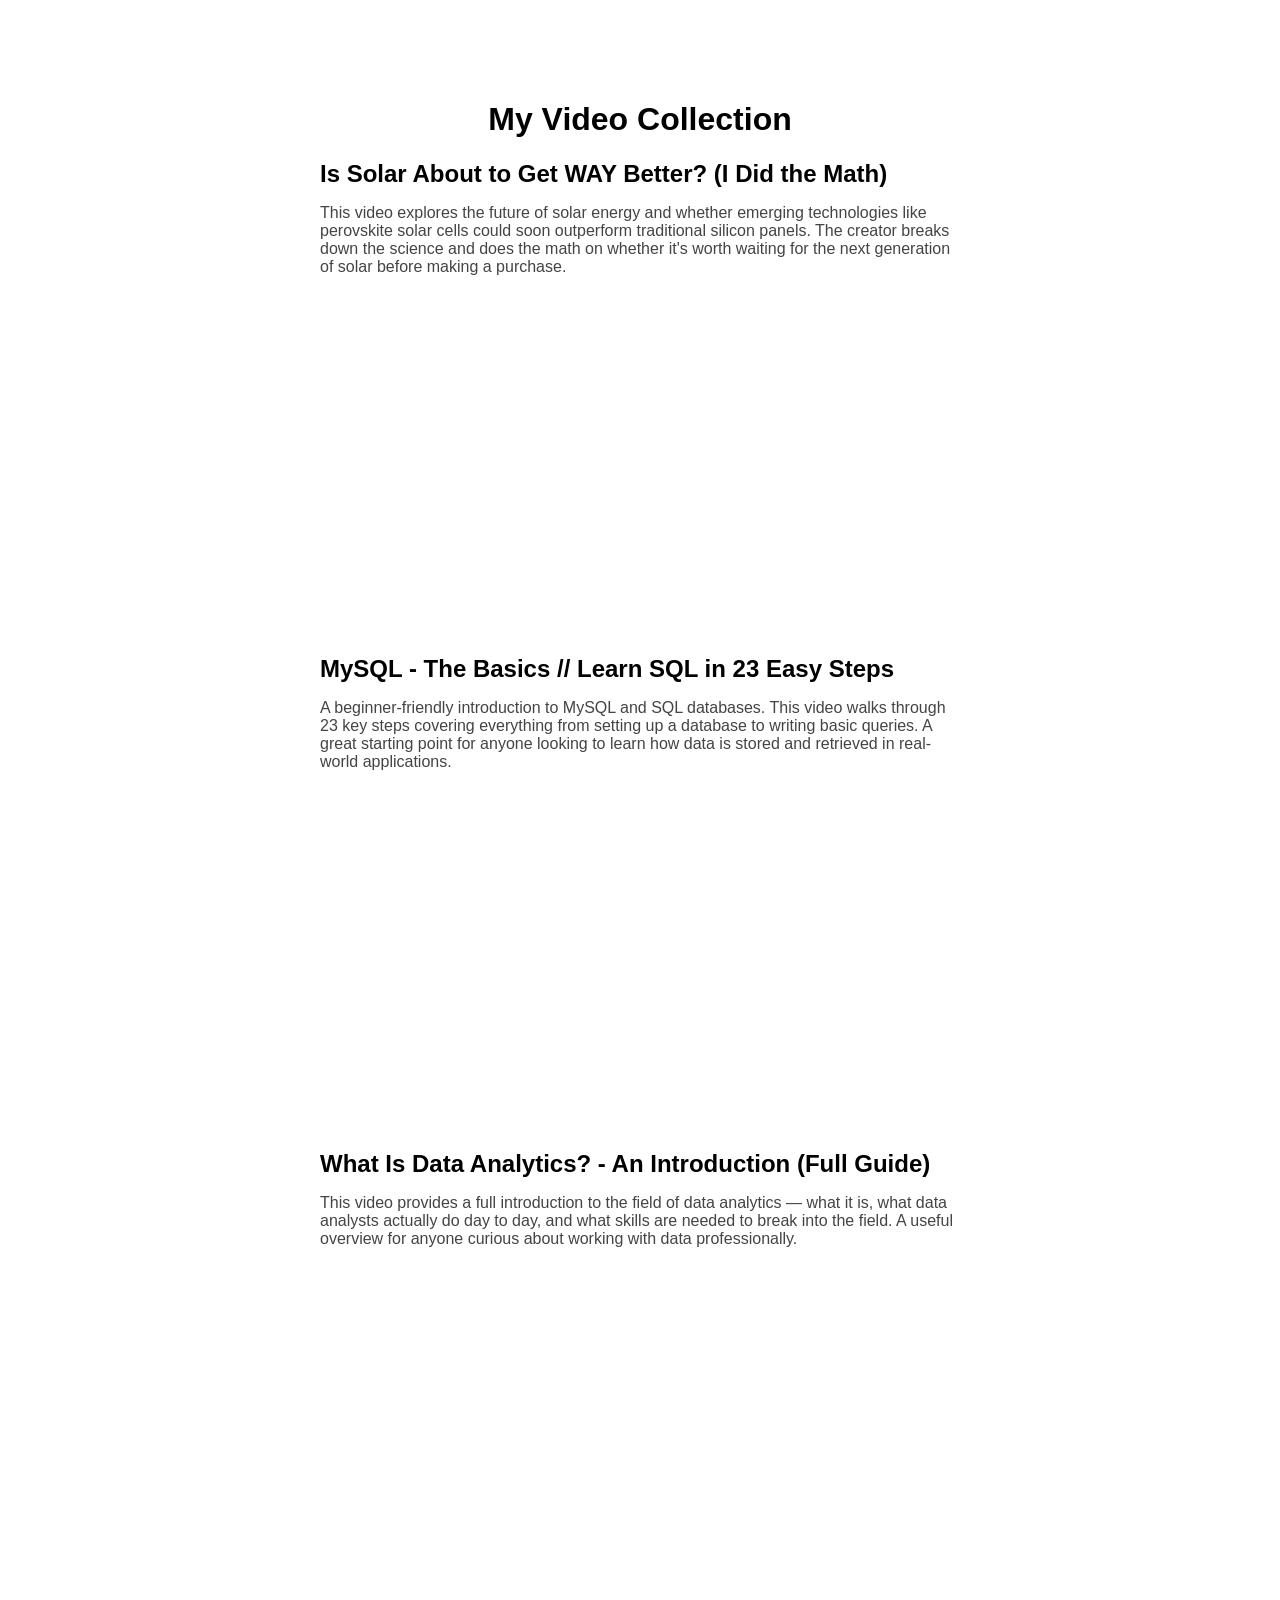
<file: assignments/videos.html>
<!DOCTYPE html>
<html lang="en">
<head>
  <meta charset="UTF-8" />
  <title>My Video Collection</title>
  <style>
    body {
      font-family: Arial, sans-serif;
      max-width: 640px;
      margin: 60px auto;
      padding: 20px;
    }

    h1 {
      text-align: center;
    }

    .video-section {
      margin-bottom: 48px;
    }

    .video-section h2 {
      margin-bottom: 6px;
    }

    .video-section p {
      margin-bottom: 12px;
      color: #444;
    }

    iframe {
      width: 100%;
      height: 315px;
    }
  </style>
</head>
<body>

  <h1>My Video Collection</h1>

  <!-- VIDEO 1 -->
  <div class="video-section">
    <h2>Is Solar About to Get WAY Better? (I Did the Math)</h2>
    <p>
      This video explores the future of solar energy and whether emerging technologies
      like perovskite solar cells could soon outperform traditional silicon panels.
      The creator breaks down the science and does the math on whether it's worth
      waiting for the next generation of solar before making a purchase.
    </p>
    <iframe src="https://www.youtube.com/embed/w2r9_0NxTW8?si=QTNS1xu4v2yGl2fc"
      title="YouTube video player" frameborder="0"
      allow="accelerometer; autoplay; clipboard-write; encrypted-media; gyroscope; picture-in-picture; web-share"
      referrerpolicy="strict-origin-when-cross-origin" allowfullscreen></iframe>
  </div>

  <!-- VIDEO 2 -->
  <div class="video-section">
    <h2>MySQL - The Basics // Learn SQL in 23 Easy Steps</h2>
    <p>
      A beginner-friendly introduction to MySQL and SQL databases. This video walks
      through 23 key steps covering everything from setting up a database to writing
      basic queries. A great starting point for anyone looking to learn how data is
      stored and retrieved in real-world applications.
    </p>
    <iframe src="https://www.youtube.com/embed/Cz3WcZLRaWc?si=XUfluFs_T5XEKts3"
      title="YouTube video player" frameborder="0"
      allow="accelerometer; autoplay; clipboard-write; encrypted-media; gyroscope; picture-in-picture; web-share"
      referrerpolicy="strict-origin-when-cross-origin" allowfullscreen></iframe>
  </div>

  <!-- VIDEO 3 -->
  <div class="video-section">
    <h2>What Is Data Analytics? - An Introduction (Full Guide)</h2>
    <p>
      This video provides a full introduction to the field of data analytics — what
      it is, what data analysts actually do day to day, and what skills are needed
      to break into the field. A useful overview for anyone curious about working
      with data professionally.
    </p>
    <iframe src="https://www.youtube.com/embed/yZvFH7B6gKI?si=m94NRj7Vlwqy9MVR"
      title="YouTube video player" frameborder="0"
      allow="accelerometer; autoplay; clipboard-write; encrypted-media; gyroscope; picture-in-picture; web-share"
      referrerpolicy="strict-origin-when-cross-origin" allowfullscreen></iframe>
  </div>

</body>
</html>
</file>
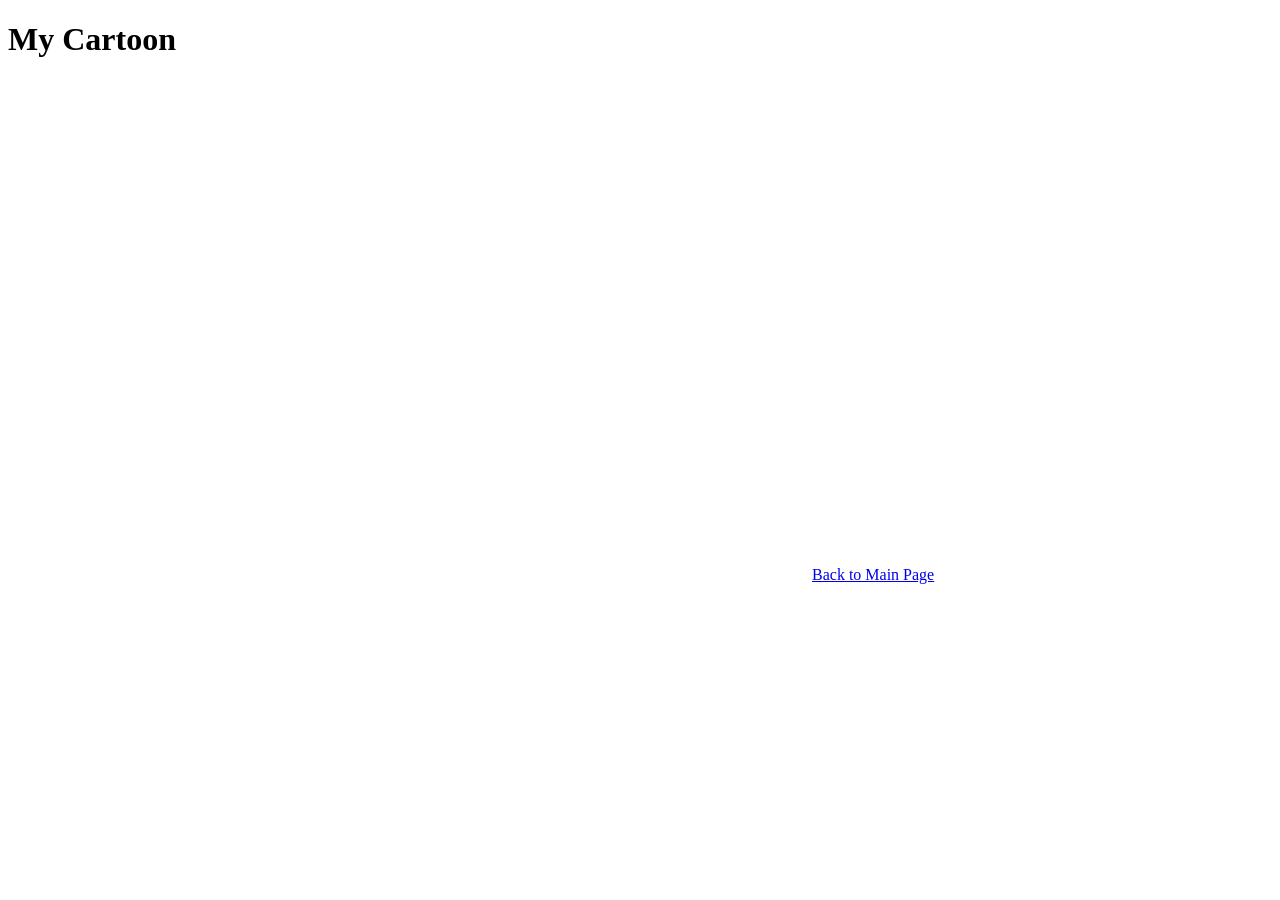
<file: assisgnments/cartoon.html>
<!DOCTYPE html>
<html lang="en">
  <head>
    <meta charset="UTF-8">
    <title>Saleh Salem's Cartoon Page</title>
  </head>
  <body>
    <h1>My Cartoon</h1>
    <canvas id="my Canvas" width="800" height="500" style="border": 1px solid black;"></canvas>
    <script src="cartoon.js"></script>
    <a href="../index.html">Back to Main Page</a>
    
  </body>
</html>
</file>
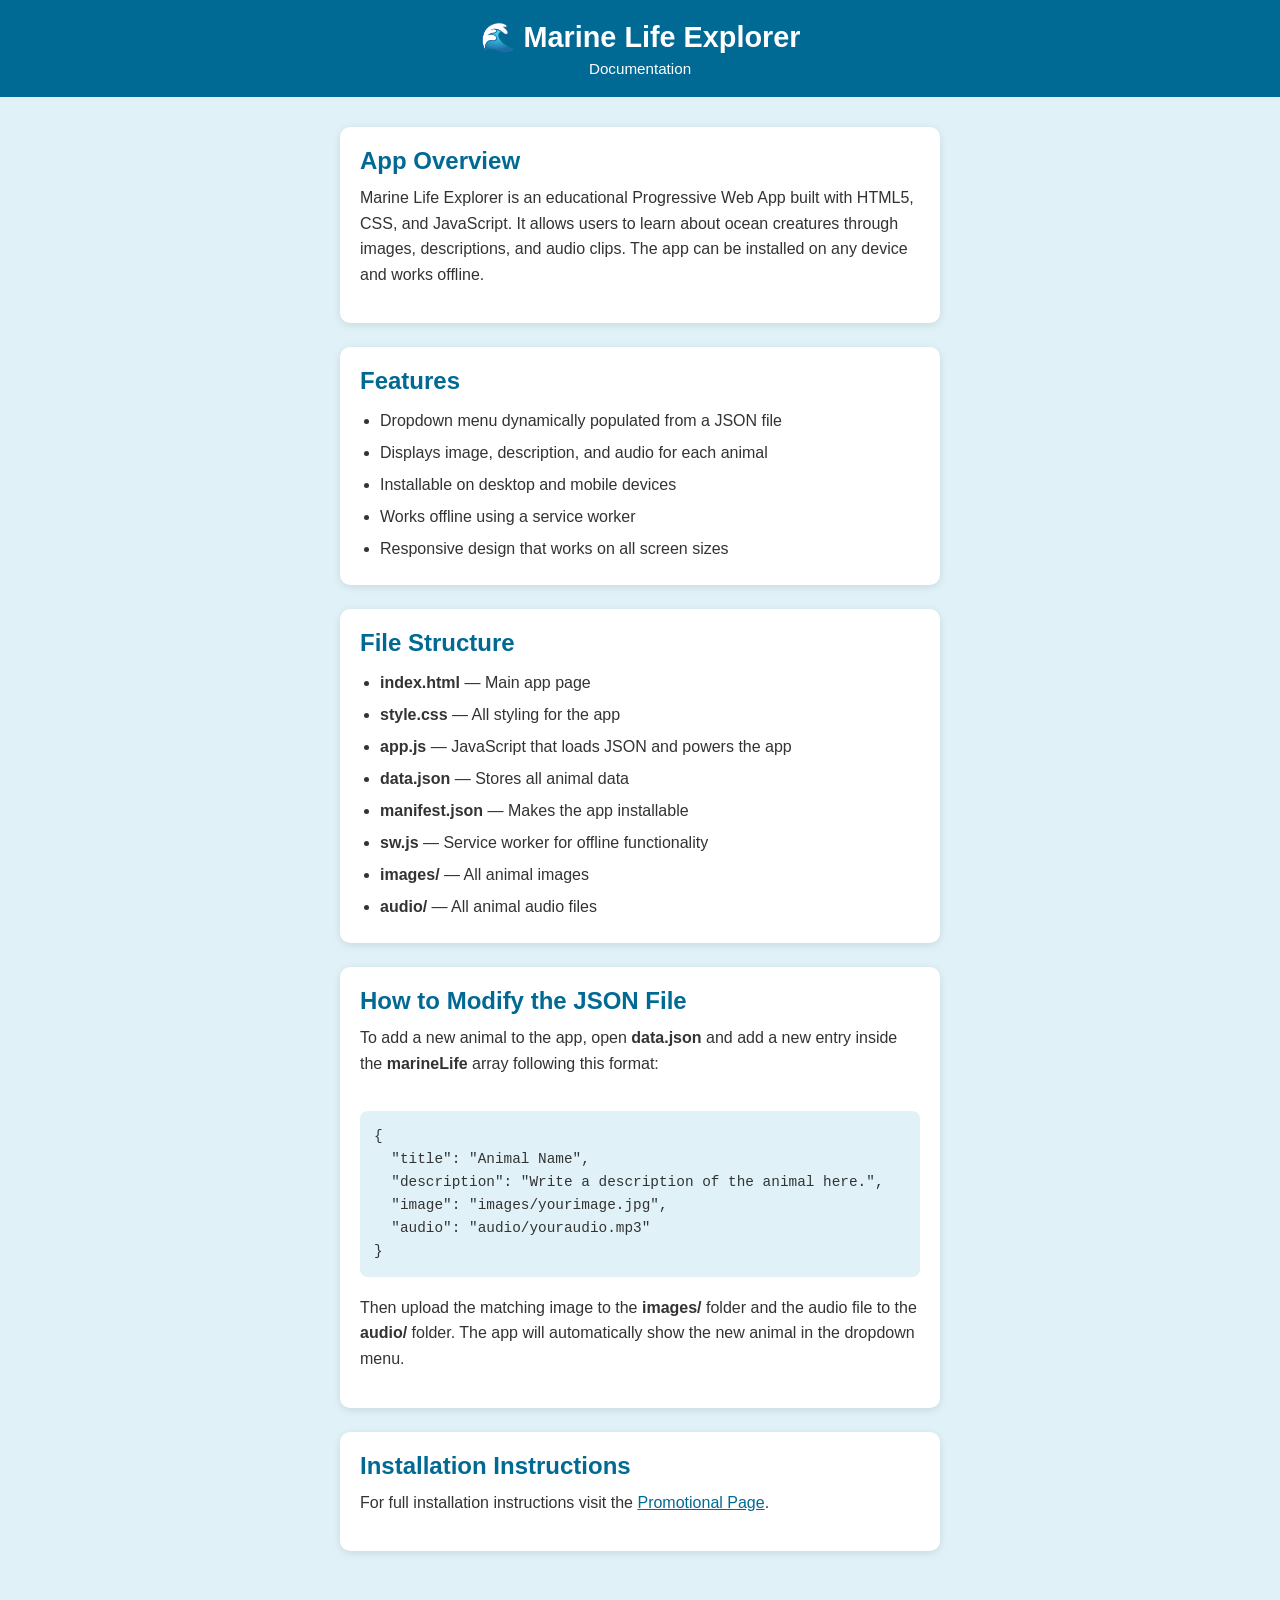
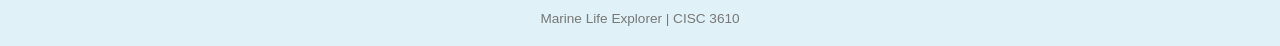
<file: assignments/marinelearnpwa/docs.html>
<!DOCTYPE html>
<html lang="en">
<head>
  <meta charset="UTF-8" />
  <meta name="viewport" content="width=device-width, initial-scale=1.0" />
  <title>Marine Life Explorer - Documentation</title>
  <link rel="stylesheet" href="style.css" />
</head>
<body>

  <header>
    <h1>🌊 Marine Life Explorer</h1>
    <p>Documentation</p>
  </header>

  <main>

    <div class="card" style="margin-bottom: 24px;">
      <h2>App Overview</h2>
      <p>Marine Life Explorer is an educational Progressive Web App built with
      HTML5, CSS, and JavaScript. It allows users to learn about ocean creatures
      through images, descriptions, and audio clips. The app can be installed on
      any device and works offline.</p>
    </div>

    <div class="card" style="margin-bottom: 24px;">
      <h2>Features</h2>
      <ul style="margin: 10px 0 0 20px; line-height: 2;">
        <li>Dropdown menu dynamically populated from a JSON file</li>
        <li>Displays image, description, and audio for each animal</li>
        <li>Installable on desktop and mobile devices</li>
        <li>Works offline using a service worker</li>
        <li>Responsive design that works on all screen sizes</li>
      </ul>
    </div>

    <div class="card" style="margin-bottom: 24px;">
      <h2>File Structure</h2>
      <ul style="margin: 10px 0 0 20px; line-height: 2;">
        <li><strong>index.html</strong> — Main app page</li>
        <li><strong>style.css</strong> — All styling for the app</li>
        <li><strong>app.js</strong> — JavaScript that loads JSON and powers the app</li>
        <li><strong>data.json</strong> — Stores all animal data</li>
        <li><strong>manifest.json</strong> — Makes the app installable</li>
        <li><strong>sw.js</strong> — Service worker for offline functionality</li>
        <li><strong>images/</strong> — All animal images</li>
        <li><strong>audio/</strong> — All animal audio files</li>
      </ul>
    </div>

    <div class="card" style="margin-bottom: 24px;">
      <h2>How to Modify the JSON File</h2>
      <p>To add a new animal to the app, open <strong>data.json</strong> and add
      a new entry inside the <strong>marineLife</strong> array following this
      format:</p>
      <br>
      <pre style="background:#e0f2f7; padding:14px; border-radius:8px; font-size:0.9rem; line-height:1.6;">
{
  "title": "Animal Name",
  "description": "Write a description of the animal here.",
  "image": "images/yourimage.jpg",
  "audio": "audio/youraudio.mp3"
}</pre>
      <br>
      <p>Then upload the matching image to the <strong>images/</strong> folder
      and the audio file to the <strong>audio/</strong> folder. The app will
      automatically show the new animal in the dropdown menu.</p>
    </div>

    <div class="card">
      <h2>Installation Instructions</h2>
      <p>For full installation instructions visit the
      <a href="promo.html" style="color:#006994;">Promotional Page</a>.</p>
    </div>

  </main>

  <footer>
    <p>Marine Life Explorer | CISC 3610</p>
  </footer>

</body>
</html>
</file>
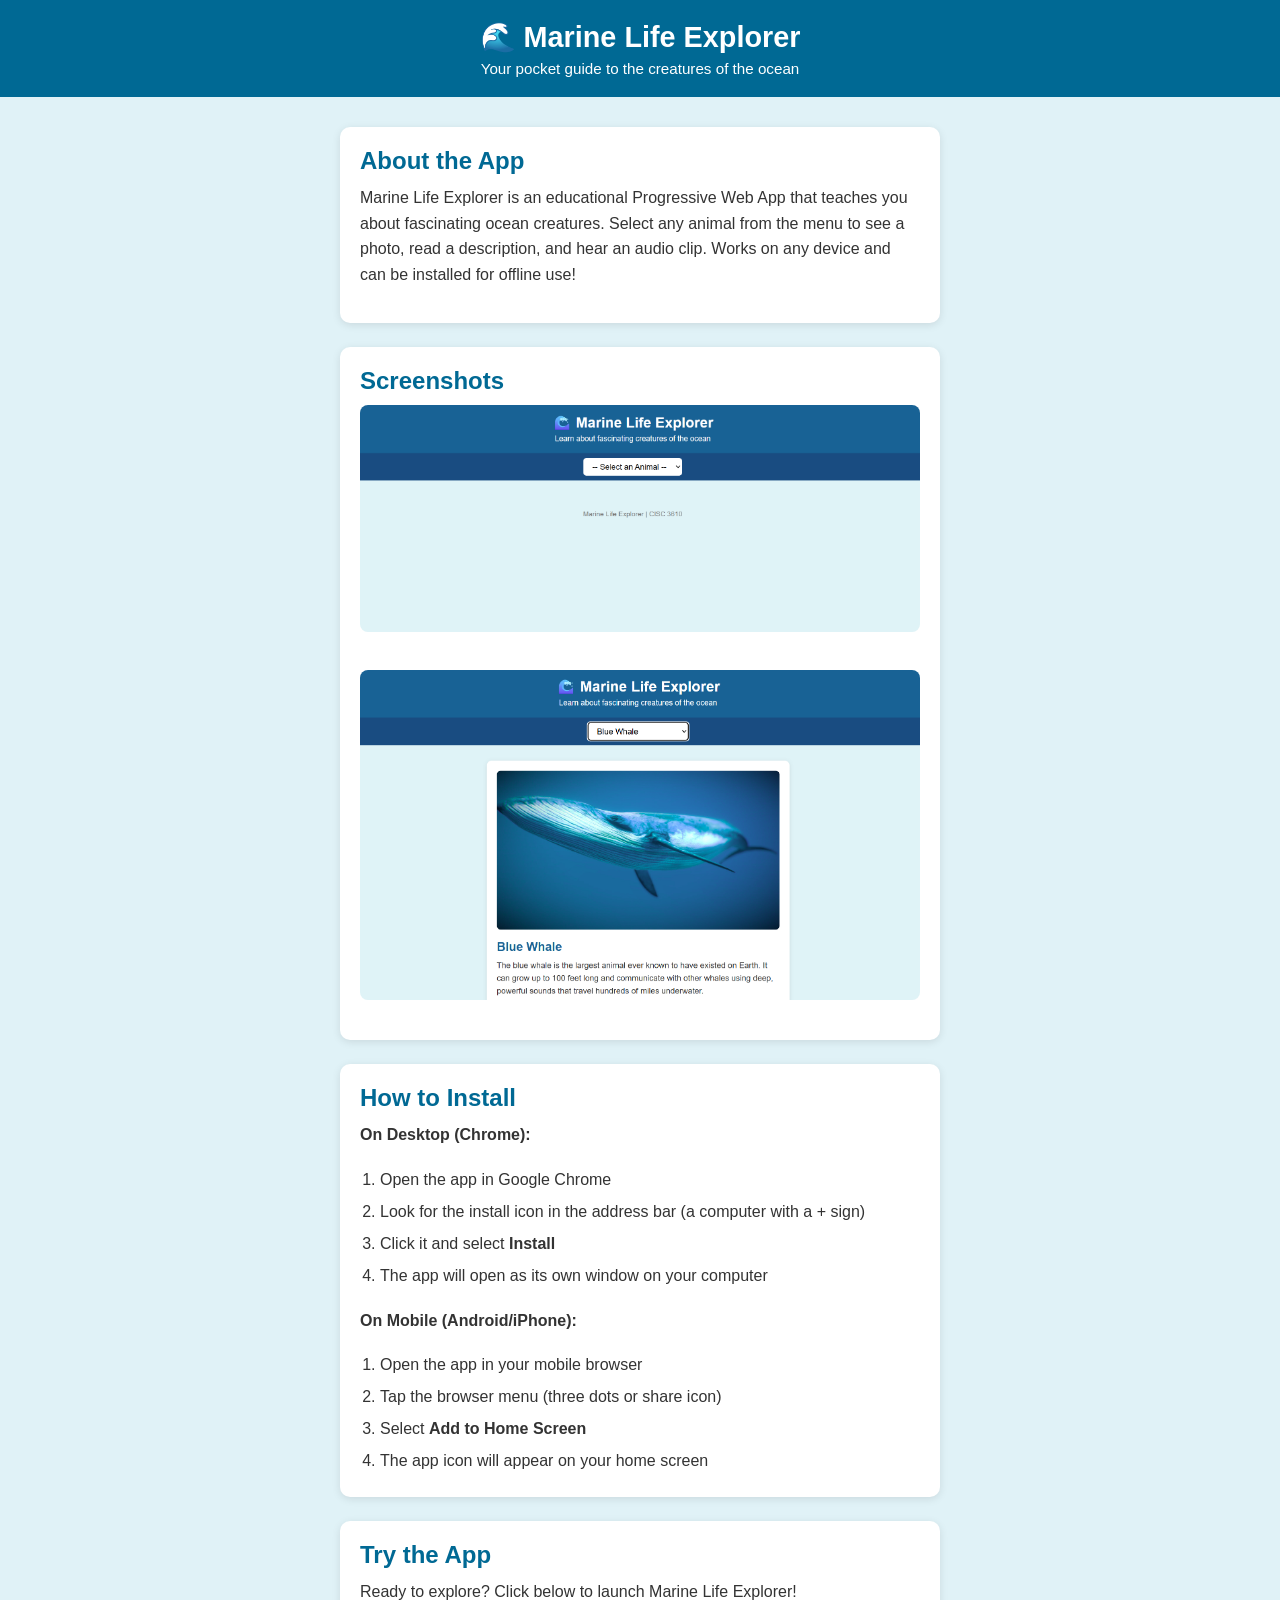
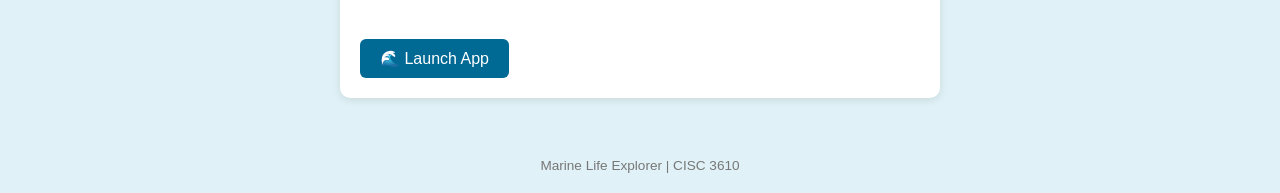
<file: assignments/marinelearnpwa/promo.html>
<!DOCTYPE html>
<html lang="en">
<head>
  <meta charset="UTF-8" />
  <meta name="viewport" content="width=device-width, initial-scale=1.0" />
  <title>Marine Life Explorer - Promotional Page</title>
  <link rel="stylesheet" href="style.css" />
</head>
<body>

  <header>
    <h1>🌊 Marine Life Explorer</h1>
    <p>Your pocket guide to the creatures of the ocean</p>
  </header>

  <main>

    <div class="card" style="margin-bottom: 24px;">
      <h2>About the App</h2>
      <p>Marine Life Explorer is an educational Progressive Web App that teaches
      you about fascinating ocean creatures. Select any animal from the menu to
      see a photo, read a description, and hear an audio clip. Works on any
      device and can be installed for offline use!</p>
    </div>

    <div class="card" style="margin-bottom: 24px;">
      <h2>Screenshots</h2>
      <img src="screenshot1.png" alt="App Screenshot 1">
      <br><br>
      <img src="screenshot2.png" alt="App Screenshot 2">
    </div>

    <div class="card" style="margin-bottom: 24px;">
      <h2>How to Install</h2>
      <p><strong>On Desktop (Chrome):</strong></p>
      <ol style="margin: 10px 0 16px 20px; line-height: 2;">
        <li>Open the app in Google Chrome</li>
        <li>Look for the install icon in the address bar (a computer with a + sign)</li>
        <li>Click it and select <strong>Install</strong></li>
        <li>The app will open as its own window on your computer</li>
      </ol>
      <p><strong>On Mobile (Android/iPhone):</strong></p>
      <ol style="margin: 10px 0 0 20px; line-height: 2;">
        <li>Open the app in your mobile browser</li>
        <li>Tap the browser menu (three dots or share icon)</li>
        <li>Select <strong>Add to Home Screen</strong></li>
        <li>The app icon will appear on your home screen</li>
      </ol>
    </div>

    <div class="card">
      <h2>Try the App</h2>
      <p>Ready to explore? Click below to launch Marine Life Explorer!</p>
      <br>
      <a href="index.html">
        <button>🌊 Launch App</button>
      </a>
    </div>

  </main>

  <footer>
    <p>Marine Life Explorer | CISC 3610</p>
  </footer>

</body>
</html>
</file>
<file: assignments/marinelearnpwa/style.css>
* {
  box-sizing: border-box;
  margin: 0;
  padding: 0;
}

body {
  font-family: Arial, sans-serif;
  background-color: #e0f2f7;
  color: #333;
}

header {
  background-color: #006994;
  color: white;
  text-align: center;
  padding: 20px;
}

header h1 {
  font-size: 1.8rem;
}

header p {
  font-size: 0.95rem;
  margin-top: 6px;
}

nav {
  background-color: #005580;
  padding: 10px;
  text-align: center;
}

nav select {
  padding: 8px 14px;
  font-size: 1rem;
  border-radius: 6px;
  border: none;
  cursor: pointer;
}

main {
  max-width: 640px;
  margin: 30px auto;
  padding: 0 20px;
}

.card {
  background: white;
  border-radius: 10px;
  padding: 20px;
  box-shadow: 0 2px 8px rgba(0,0,0,0.1);
}

.card img {
  width: 100%;
  border-radius: 8px;
  margin-bottom: 16px;
}

.card h2 {
  margin-bottom: 10px;
  color: #006994;
}

.card p {
  line-height: 1.6;
  margin-bottom: 16px;
}

button {
  background-color: #006994;
  color: white;
  border: none;
  padding: 10px 20px;
  font-size: 1rem;
  border-radius: 6px;
  cursor: pointer;
}

button:hover {
  background-color: #005580;
}

footer {
  text-align: center;
  padding: 20px;
  margin-top: 40px;
  color: #777;
  font-size: 0.85rem;
}
</file>
